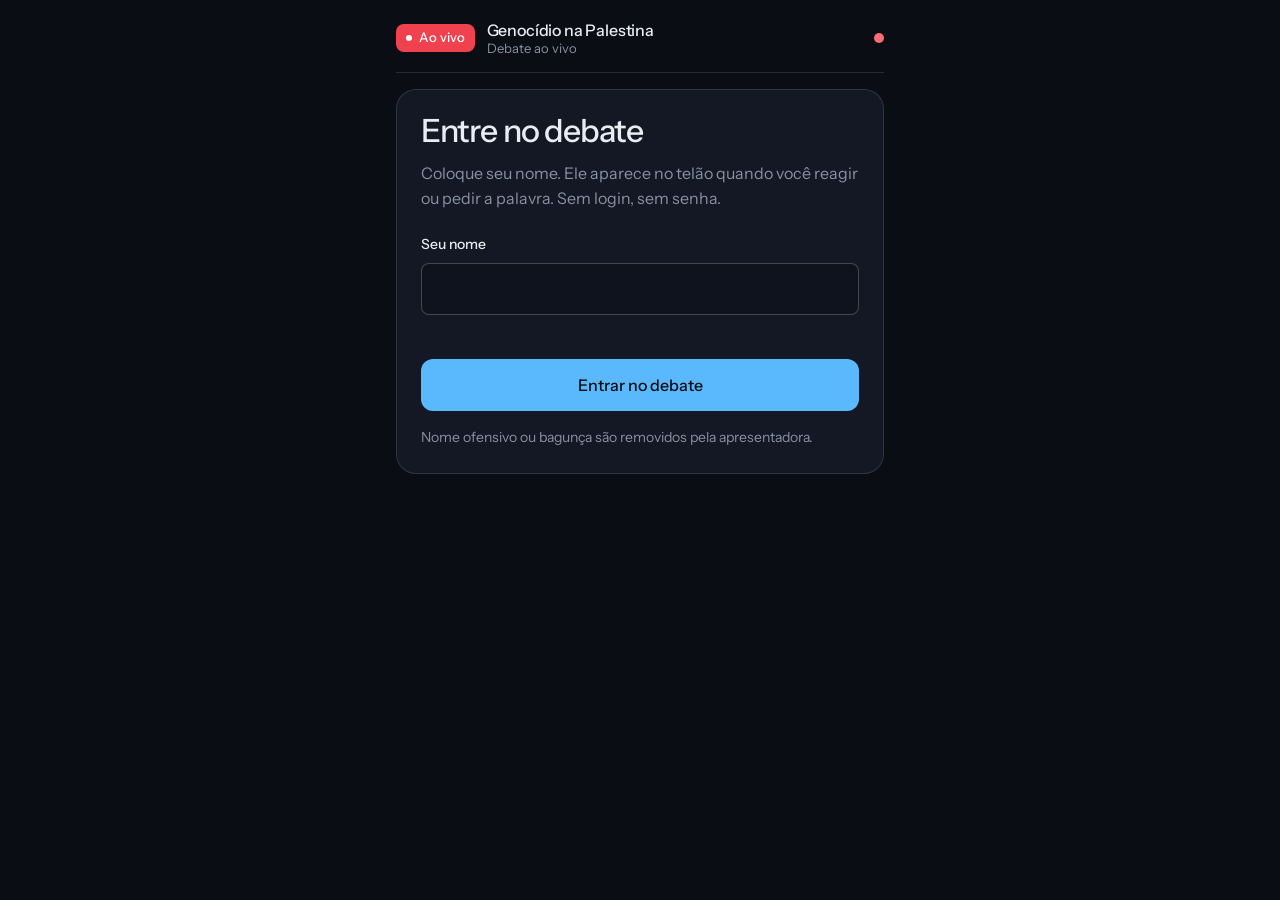
<file: index.html>
<!DOCTYPE html>
<html lang="pt-BR">
<head>
<meta charset="utf-8">
<meta name="viewport" content="width=device-width, initial-scale=1, maximum-scale=1, viewport-fit=cover">
<meta name="theme-color" content="#0b1020">
<title>Participe · Debate Palestina</title>
<link rel="stylesheet" href="css/base.css">
<style>
  body { min-height: 100dvh; padding: env(safe-area-inset-top) 0 env(safe-area-inset-bottom); }
  .app { max-width: 520px; margin: 0 auto; padding: 16px 16px 48px; }
  header { display: flex; align-items: center; gap: 12px; padding: 4px 0 16px; margin-bottom: 16px; border-bottom: 1px solid var(--line); }
  header .live-badge { font-size: 13px; }
  header .t { font-family: var(--head); font-weight: 500; font-size: 16px; flex: 1; line-height: 1.25; letter-spacing: -.01em; }
  header .t small { display: block; color: var(--muted); font-family: var(--body); font-weight: 400; font-size: 13px; letter-spacing: 0; }

  .box { background: var(--panel); border: 1px solid var(--line); border-radius: var(--r-lg); padding: 24px; margin-bottom: 12px; }
  h1 { font-size: 32px; line-height: 1.08; margin: 0 0 12px; }
  .muted { color: var(--muted); font-size: 16px; line-height: 1.55; margin: 0; }
  .muted.small { font-size: 14px; }

  label.field { display: block; font-size: 14px; font-weight: 500; margin: 24px 0 8px; }
  #join input { width: 100%; height: 52px; padding: 0 16px; font-size: 18px; border-radius: var(--r-sm); border: 1px solid var(--line-strong); background: var(--bg2); color: var(--text); }
  #join input:focus { outline: none; border-color: var(--action); box-shadow: 0 0 0 3px rgba(90,185,252,.25); transition: box-shadow 140ms var(--ease); }
  .btn { width: 100%; height: 52px; border-radius: var(--r-btn); font-weight: 500; font-size: 16px; background: var(--action); color: var(--action-ink); margin-top: 16px; }
  @media (hover: hover) and (pointer: fine) { .btn:hover { background: #4ea4e0; } }
  .err { color: var(--red); font-size: 14px; min-height: 1.4em; margin-top: 8px; }

  .me { display: flex; align-items: center; justify-content: space-between; font-size: 14px; color: var(--muted); margin-bottom: 12px; min-height: 44px; }
  .me b { color: var(--text); font-size: 16px; font-weight: 500; }
  .linkbtn { background: none; color: var(--action); font-size: 14px; text-decoration: underline; text-underline-offset: 3px; min-height: 44px; padding: 0 4px; }

  .label { font-size: 13px; font-weight: 500; color: var(--muted); }
  .now-title { font-family: var(--head); font-size: 20px; font-weight: 500; margin-top: 6px; line-height: 1.25; letter-spacing: -.01em; }

  .reacts { display: grid; grid-template-columns: repeat(5, 1fr); gap: 8px; margin-top: 16px; }
  .reacts button { background: var(--bg2); border: 1px solid var(--line); border-radius: var(--r-md); min-height: 72px; padding: 10px 2px 8px; position: relative; overflow: hidden; }
  @media (hover: hover) and (pointer: fine) { .reacts button:hover { border-color: var(--line-strong); } }
  .reacts button .e { font-size: 30px; display: block; line-height: 1.15; }
  .reacts button .l { font-size: 13px; color: var(--muted); font-weight: 500; display: block; margin-top: 2px; }
  .reacts button.sent { border-color: var(--action); }
  .reacts button .cd { position: absolute; left: 0; bottom: 0; height: 3px; background: var(--action); width: 0; }
  .reacts.off { opacity: .4; pointer-events: none; }
  @media (max-width: 460px) { .reacts button .l { position: absolute; width: 1px; height: 1px; overflow: hidden; clip: rect(0 0 0 0); } .reacts button { min-height: 64px; } .reacts button .e { font-size: 32px; } }

  .hand { width: 100%; min-height: 56px; border-radius: var(--r-btn); padding: 0 16px; font-size: 17px; font-weight: 500; background: var(--action); color: var(--action-ink); display: flex; align-items: center; justify-content: center; gap: 10px; }
  .hand.waiting { background: transparent; color: var(--text); border: 1px solid var(--action); }
  .hand:disabled { opacity: .4; }
  .turn { text-align: center; background: var(--live); color: #fff; border-radius: var(--r-md); padding: 20px 16px; font-family: var(--head); font-weight: 500; font-size: 24px; letter-spacing: -.01em; margin-bottom: 4px; }
  .qpos { text-align: center; color: var(--muted); font-size: 14px; margin-top: 12px; }
  .qpos:empty { display: none; }

  .poll h3 { margin: 12px 0 16px; font-size: 21px; line-height: 1.25; letter-spacing: -.01em; }
  .opt { width: 100%; min-height: 56px; text-align: left; padding: 0 16px; border-radius: var(--r-sm); background: var(--bg2); border: 1px solid var(--line-strong); font-size: 16px; font-weight: 500; margin-bottom: 8px; position: relative; overflow: hidden; display: flex; align-items: center; justify-content: space-between; gap: 12px; }
  @media (hover: hover) and (pointer: fine) { .opt:not(:disabled):hover { border-color: var(--action); } }
  .opt.sel { border-color: var(--action); box-shadow: inset 0 0 0 1px var(--action); }
  .opt .f { position: absolute; inset: 0 auto 0 0; background: rgba(90,185,252,.16); }
  .opt span { position: relative; }
  .opt .check { color: var(--action); margin-right: 6px; }
  .opt .p { font-family: var(--font-mono); font-size: 15px; }
  .poll .live-badge { font-size: 13px; }

  .banned { text-align: center; padding: 32px 24px; }
  .toast { position: fixed; left: 50%; bottom: calc(24px + env(safe-area-inset-bottom)); transform: translateX(-50%) translateY(8px); background: var(--text); color: var(--bg); padding: 12px 18px; border-radius: var(--r-sm); font-weight: 500; font-size: 14px; opacity: 0; transition: opacity 200ms var(--ease), transform 200ms var(--ease); pointer-events: none; }
  .toast.on { opacity: 1; transform: translateX(-50%) translateY(0); }
  .conn { display: flex; align-items: center; gap: 6px; font-size: 13px; color: var(--muted); }
  [hidden] { display: none !important; }
  @media (prefers-reduced-motion: reduce) { .toast { transform: translateX(-50%); } }
</style>
</head>
<body>
<div class="app">
  <header>
    <span class="live-badge">Ao vivo</span>
    <div class="t">Genocídio na Palestina<small>Debate ao vivo</small></div>
    <div class="conn"><span class="dot" id="conn" role="img" aria-label="Conexão"></span></div>
  </header>

  <!-- Entrar -->
  <section id="join" class="box" hidden>
    <h1>Entre no debate</h1>
    <p class="muted">Coloque seu nome. Ele aparece no telão quando você reagir ou pedir a palavra. Sem login, sem senha.</p>
    <form id="joinForm" autocomplete="off">
      <label class="field" for="name">Seu nome</label>
      <input id="name" maxlength="22" autocomplete="given-name" autocapitalize="words" enterkeyhint="go" aria-describedby="joinErr">
      <div class="err" id="joinErr" role="alert"></div>
      <button class="btn" type="submit">Entrar no debate</button>
    </form>
    <p class="muted small" style="margin-top:16px">Nome ofensivo ou bagunça são removidos pela apresentadora.</p>
  </section>

  <!-- Principal -->
  <section id="main" hidden>
    <div class="me"><span>Você é <b id="myName"></b></span><button id="rename" class="linkbtn" type="button">Trocar nome</button></div>

    <div class="box" id="nowBox">
      <div class="label">No telão agora</div>
      <div class="now-title" id="nowTitle">Aguardando a apresentação…</div>
    </div>

    <div class="box poll" id="pollBox" hidden></div>

    <div class="box" id="handBox">
      <div id="turn" class="turn" hidden role="status">É a sua vez. Pode falar!</div>
      <button class="hand" id="hand" type="button">Pedir a palavra</button>
      <div class="qpos" id="qpos"></div>
    </div>

    <div class="box">
      <div class="label">Reaja ao que está sendo dito</div>
      <div class="reacts" id="reacts"></div>
      <div class="qpos" id="reactNote"></div>
    </div>
  </section>

  <section id="banned" class="box banned" hidden>
    <h1>Participação pausada</h1>
    <p class="muted">A apresentadora removeu você da participação. Você ainda pode acompanhar pelo telão.</p>
  </section>
</div>
<div class="toast" id="toast"></div>

<script src="js/mqtt.min.js"></script>
<script src="js/core.js"></script>
<script src="js/slides.js"></script>
<script>
(function () {
  const { T, UID, store, esc, REACTIONS, nameProblem, cleanName, peek } = DP;
  const bus = DP.createBus('aluno');
  const $ = id => document.getElementById(id);

  let name = store.get('name', '');
  let state = Object.assign({}, DP.DEFAULT_STATE);
  let queue = { items: [] };
  let myVotes = store.get('votes', {});
  let raised = false;

  bus.onStatus(n => { $('conn').className = 'dot ' + (n ? 'on' : 'off'); });

  function toast(t) { const el = $('toast'); el.textContent = t; el.classList.add('on'); clearTimeout(toast.t); toast.t = setTimeout(() => el.classList.remove('on'), 1600); }

  function show() {
    const banned = (state.banned || []).includes(UID);
    $('banned').hidden = !banned;
    $('join').hidden = banned || !!name;
    $('main').hidden = banned || !name;
    if (name) $('myName').textContent = name;
  }

  /* ---- entrar ---- */
  $('name').value = name;
  $('joinForm').onsubmit = e => {
    e.preventDefault();
    const n = cleanName($('name').value);
    const p = nameProblem(n);
    if (p) { $('joinErr').textContent = p; $('name').setAttribute('aria-invalid', 'true'); $('name').focus(); return; }
    $('name').removeAttribute('aria-invalid');
    name = n; store.set('name', name);
    hello(); show(); render();
  };
  $('rename').onclick = () => {
    if (raised) lower();
    name = ''; store.del('name'); show(); $('name').focus();
  };

  function hello() { if (name) bus.send(T.hello, { uid: UID, name }); }
  setInterval(hello, 20000);
  bus.onStatus(n => { if (n) hello(); });

  /* ---- estado vindo da apresentadora ---- */
  bus.on(T.state, msg => {
    const s = peek(msg); if (!s) return;
    if ((s.v || 0) < (state.v || 0)) return;
    state = Object.assign({}, DP.DEFAULT_STATE, s);
    show(); render();
  });
  bus.on(T.queue, msg => {
    const q = peek(msg); if (!q) return;
    queue = q;
    raised = (q.items || []).some(i => i.uid === UID) || (raised && Date.now() - (raised.t || 0) < 4000);
    renderHand();
  });

  /* ---- reações ---- */
  const COOLDOWN = 2500;
  let lastReact = 0;
  $('reacts').innerHTML = REACTIONS.map(r =>
    `<button type="button" data-k="${r.k}" aria-label="${r.label}"><span class="e" aria-hidden="true">${r.e}</span><span class="l" aria-hidden="true">${r.label.replace('...', '')}</span><i class="cd"></i></button>`).join('');
  $('reacts').addEventListener('click', e => {
    const b = e.target.closest('button'); if (!b) return;
    const now = Date.now();
    if (now - lastReact < COOLDOWN) { toast('Espere um pouquinho para reagir de novo'); return; }
    if (!bus.online) { toast('Sem conexão… tentando de novo'); return; }
    lastReact = now;
    bus.send(T.react, { uid: UID, name, k: b.dataset.k });
    if (navigator.vibrate) navigator.vibrate(18);
    document.querySelectorAll('.reacts button.sent').forEach(x => x.classList.remove('sent')); b.classList.add('sent'); setTimeout(() => b.classList.remove('sent'), COOLDOWN);
    document.querySelectorAll('.reacts .cd').forEach(cd => {
      cd.style.transition = 'none'; cd.style.width = '100%';
      requestAnimationFrame(() => { cd.style.transition = `width ${COOLDOWN}ms linear`; cd.style.width = '0'; });
    });
  });

  /* ---- pedir a palavra ---- */
  $('hand').onclick = () => {
    if (!bus.online) { toast('Sem conexão… tentando de novo'); return; }
    if (raised) lower(); else raise();
  };
  function raise() { raised = { t: Date.now() }; bus.send(T.hand, { uid: UID, name, action: 'raise' }); toast('Pedido enviado'); renderHand(); }
  function lower() { raised = false; bus.send(T.hand, { uid: UID, name, action: 'lower' }); renderHand(); }

  function renderHand() {
    const items = queue.items || [];
    const pos = items.findIndex(i => i.uid === UID);
    const speaking = state.speaker && state.speaker.uid === UID;
    const drawn = !speaking && state.draw && state.draw.show && (state.draw.picks || []).some(p => p.uid === UID);
    $('turn').hidden = !(speaking || drawn);
    $('turn').textContent = speaking ? 'É a sua vez. Pode falar!' : 'Você foi sorteado! Daqui a pouco é a sua vez de defender o seu voto.';
    if (drawn && navigator.vibrate && renderHand.lastDraw !== state.draw.id) navigator.vibrate([200, 100, 200]);
    renderHand.lastDraw = drawn ? state.draw.id : null;
    const b = $('hand');
    b.hidden = speaking;
    b.disabled = !state.hands && !raised;
    if (raised) {
      b.className = 'hand waiting';
      b.textContent = 'Na fila. Toque para desistir';
      $('qpos').textContent = pos >= 0 ? (pos === 0 ? 'Você é o próximo!' : `Sua posição na fila: ${pos + 1}º`) : 'Enviando…';
    } else {
      b.className = 'hand';
      b.textContent = state.hands ? 'Pedir a palavra' : 'Fila fechada no momento';
      $('qpos').textContent = items.length ? `${items.length} pessoa${items.length > 1 ? 's' : ''} na fila` : '';
    }
    if (speaking) $('qpos').textContent = 'Fale alto e claro. Todo mundo está te ouvindo!';
  }

  /* ---- votação ---- */
  function renderPoll() {
    const p = state.poll;
    const box = $('pollBox');
    if (!p || (!p.open && !p.show)) {
      // Sem votação aberta: avisa que ela vai aparecer aqui, pra ninguém achar que não tem
      const sl = SLIDES[state.slide];
      box.hidden = false;
      box.innerHTML = sl && sl.poll
        ? `<span class="label">Votação</span><h3>${esc(sl.poll.q)}</h3><div class="qpos" style="text-align:left">A votação abre em instantes. Fica de olho!</div>`
        : `<span class="label">Votação</span><div class="qpos" style="text-align:left;margin-top:8px">Quando a Evilayne fizer uma pergunta, a votação aparece aqui. Quem votar pode ser sorteado pra defender o voto.</div>`;
      return;
    }
    box.hidden = false;
    const mine = myVotes[p.id];
    const total = p.total || 0;
    box.innerHTML = `
      ${p.open ? '<span class="live-badge">Votação aberta</span>' : '<span class="label">Resultado</span>'}
      <h3>${esc(p.q)}</h3>
      ${p.options.map((o, i) => {
        const pct = total ? Math.round(((p.counts || [])[i] || 0) * 100 / total) : 0;
        return `<button class="opt ${mine === i ? 'sel' : ''}" data-i="${i}" ${p.open ? '' : 'disabled'}>
          ${p.show ? `<i class="f" style="width:${pct}%"></i>` : ''}
          <span>${mine === i ? '<span class="check" aria-hidden="true">✓</span>' : ''}${esc(o)}</span>${p.show ? `<span class="p">${pct}%</span>` : ''}</button>`;
      }).join('')}
      <div class="qpos">${p.open ? (mine != null ? 'Voto registrado. Pode trocar até a votação fechar.' : 'Toque numa opção para votar.') : `${total} voto${total === 1 ? '' : 's'}`}</div>`;
  }
  $('pollBox').addEventListener('click', e => {
    const b = e.target.closest('.opt'); if (!b || !state.poll || !state.poll.open) return;
    const i = +b.dataset.i;
    myVotes[state.poll.id] = i; store.set('votes', myVotes);
    bus.send(T.vote, { uid: UID, name, pollId: state.poll.id, opt: i });
    if (navigator.vibrate) navigator.vibrate(18);
    renderPoll();
  });

  function render() {
    const sl = SLIDES[state.slide];
    $('nowTitle').textContent = sl ? sl.title : '';
    $('reacts').classList.toggle('off', !state.reactions);
    $('reactNote').textContent = state.reactions ? '' : 'Reações pausadas pela apresentadora.';
    renderPoll(); renderHand();
  }

  show(); render();
})();
</script>
</body>
</html>
</file>
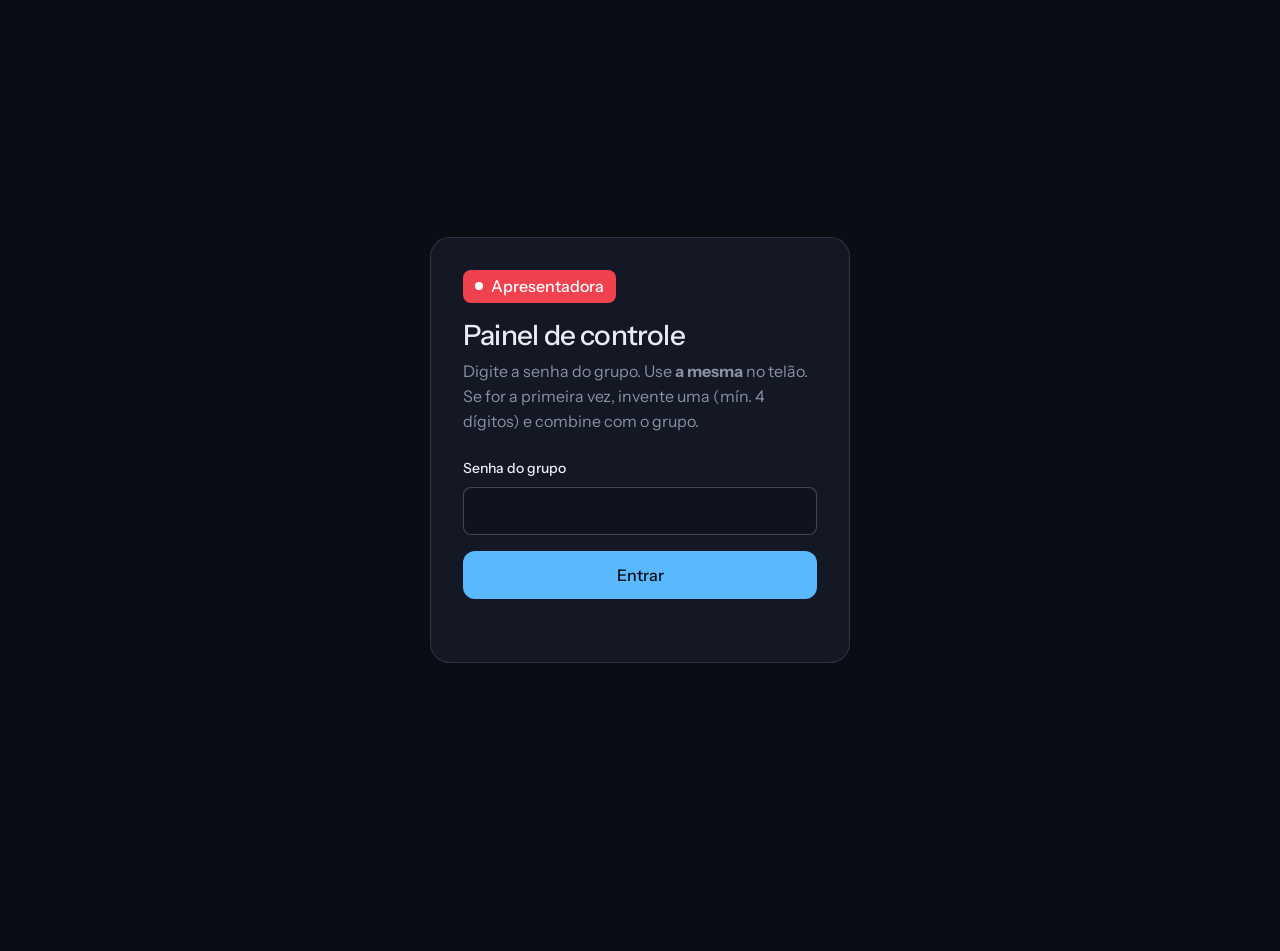
<file: apresentadora.html>
<!DOCTYPE html>
<html lang="pt-BR">
<head>
<meta charset="utf-8">
<meta name="viewport" content="width=device-width, initial-scale=1, viewport-fit=cover">
<meta name="theme-color" content="#0b1020">
<title>Painel da Apresentadora · Debate Palestina</title>
<link rel="stylesheet" href="css/base.css">
<style>
  body { min-height: 100dvh; }
  .wrap { max-width: 1280px; margin: 0 auto; padding: 16px 16px 64px; }
  header { display: flex; align-items: center; gap: 12px; flex-wrap: wrap; padding-bottom: 16px; margin-bottom: 16px; border-bottom: 1px solid var(--line); }
  header h1 { font-size: 22px; margin: 0; flex: 1; min-width: 200px; }
  .pill { display: inline-flex; align-items: center; gap: 8px; background: var(--panel); border: 1px solid var(--line); height: 40px; padding: 0 14px; border-radius: var(--r-sm); font-weight: 500; font-size: 14px; }
  .grid { display: grid; grid-template-columns: 1.25fr 1fr; gap: 16px; }
  @media (max-width: 900px) { .grid { grid-template-columns: 1fr; } }
  .box { background: var(--panel); border: 1px solid var(--line); border-radius: var(--r-lg); padding: 24px; margin-bottom: 16px; }
  .box h2 { margin: 0 0 16px; font-family: var(--body); font-size: 14px; font-weight: 500; letter-spacing: 0; color: var(--muted); display: flex; justify-content: space-between; align-items: center; gap: 12px; }
  .btn { min-height: 44px; padding: 0 18px; border-radius: var(--r-btn); font-weight: 500; font-size: 15px; background: transparent; color: var(--text); border: 1px solid var(--line-strong); }
  @media (hover: hover) and (pointer: fine) { .btn:not(:disabled):hover { background: rgba(233,237,243,.06); border-color: rgba(233,237,243,.4); } }
  .btn.y, .btn.b, .btn.g { background: var(--action); color: var(--action-ink); border-color: var(--action); }
  @media (hover: hover) and (pointer: fine) { .btn.y:not(:disabled):hover, .btn.b:not(:disabled):hover, .btn.g:not(:disabled):hover { background: #4ea4e0; border-color: #4ea4e0; } }
  .btn.r { background: var(--live); color: #fff; border-color: var(--live); }
  .btn.sm { padding: 0 12px; font-size: 14px; }
  .btn:disabled { opacity: .35; }
  .row { display: flex; gap: 8px; flex-wrap: wrap; align-items: center; }

  .nav { display: grid; grid-template-columns: 64px 1fr 64px; gap: 8px; align-items: stretch; }
  .nav .btn { font-size: 22px; padding: 0; min-height: 88px; }
  .cur { background: var(--bg2); border: 1px solid var(--line); border-radius: var(--r-md); padding: 16px; }
  .cur .k { color: var(--action); font-size: 13px; font-weight: 500; }
  .cur .ti { font-family: var(--head); font-weight: 500; font-size: 21px; margin: 4px 0; line-height: 1.25; letter-spacing: -.01em; }
  .cur .sp { color: var(--muted); font-size: 14px; }
  .notes { margin-top: 12px; background: var(--bg2); border-left: 3px solid var(--action); padding: 14px 16px; border-radius: 0 var(--r-sm) var(--r-sm) 0; font-size: 16px; line-height: 1.55; }
  .notes b { font-weight: 600; }
  .notes summary { min-height: 28px; }
  .nextup { margin-top: 12px; color: var(--muted); font-size: 14px; }
  .qrbtn { width: 100%; margin-top: 12px; min-height: 48px; }
  .qrbtn.on { background: var(--text); color: var(--bg); border-color: var(--text); }

  .pbar { position: relative; background: var(--bg2); border-radius: var(--r-sm); height: 44px; margin-bottom: 8px; overflow: hidden; border: 1px solid var(--line); }
  .pbar i { position: absolute; inset: 0 auto 0 0; background: rgba(90,185,252,.3); }
  .pbar span { position: absolute; left: 14px; top: 0; bottom: 0; display: flex; align-items: center; font-weight: 500; font-size: 15px; }
  .pbar em { position: absolute; right: 14px; top: 0; bottom: 0; display: flex; align-items: center; font-style: normal; font-family: var(--font-mono); font-size: 14px; }
  .status { font-size: 14px; color: var(--muted); margin: 8px 0 12px; }

  .speaker { background: var(--live); color: #fff; border-radius: var(--r-md); padding: 12px 12px 12px 16px; display: flex; align-items: center; gap: 8px; margin-bottom: 16px; flex-wrap: wrap; }
  .speaker .n { font-family: var(--head); font-weight: 500; font-size: 22px; flex: 1; letter-spacing: -.01em; }
  .speaker .t { font-family: var(--font-mono); font-size: 24px; min-width: 64px; text-align: right; margin-right: 4px; }
  .speaker .btn { background: rgba(0,0,0,.22); border-color: transparent; color: #fff; }

  .q { list-style: none; margin: 0; padding: 0; }
  .q li { display: flex; align-items: center; gap: 8px; padding: 10px 0; border-bottom: 1px solid var(--line); flex-wrap: wrap; }
  .q li .nm { min-width: 140px; }
  .q li .nm { flex: 1; font-weight: 500; font-size: 17px; }
  .q li .nm small { color: var(--muted); font-weight: 400; font-size: 13px; margin-left: 6px; font-family: var(--font-mono); }
  .empty { color: var(--muted); font-size: 14px; padding: 8px 0; }
  select { background: var(--bg2); color: var(--text); border: 1px solid var(--line-strong); border-radius: var(--r-sm); height: 44px; padding: 0 10px; font: inherit; }
  label.inl { color: var(--muted); font-size: 14px; }

  .toggle { display: flex; align-items: center; justify-content: space-between; min-height: 52px; border-bottom: 1px solid var(--line); font-weight: 500; }
  .sw { width: 52px; height: 30px; border-radius: 99px; background: #343c4f; position: relative; transition: background-color 180ms var(--ease); }
  .sw::after { content: ''; position: absolute; left: 3px; top: 3px; width: 24px; height: 24px; border-radius: 50%; background: #fff; transition: transform 180ms var(--ease); }
  .sw.on { background: var(--action); }
  .sw.on::after { transform: translateX(22px); }
  .sw:hover, .sw:active { transform: none !important; }

  .feed { max-height: 300px; overflow: auto; }
  .feed div { display: flex; align-items: center; gap: 8px; padding: 4px 0; border-bottom: 1px solid var(--line); font-size: 15px; }
  .feed div span { flex: 1; }
  .slidelist { display: grid; gap: 4px; max-height: 360px; overflow: auto; }
  .slidelist button { text-align: left; background: var(--bg2); border-radius: var(--r-sm); min-height: 44px; padding: 8px 12px; font-size: 14px; border: 1px solid transparent; }
  .slidelist button:hover { transform: none; border-color: var(--line-strong); }
  .slidelist button.on { border-color: var(--action); }
  .slidelist button small { color: var(--muted); }
  .links a { color: var(--action); word-break: break-all; text-underline-offset: 3px; }
  .links div { margin: 8px 0; font-size: 14px; }
  .links .lbl { color: var(--muted); display: block; font-size: 13px; }
  .members { display: flex; flex-wrap: wrap; gap: 8px; }
  .voters { display: flex; flex-wrap: wrap; gap: 6px; margin: 0 0 12px; }
  .draw { margin-top: 16px; padding-top: 16px; border-top: 1px solid var(--line); }
  .draw h3 { margin: 0 0 10px; font-family: var(--body); font-size: 14px; font-weight: 500; color: var(--muted); }
  .pick { display: flex; align-items: center; gap: 8px; flex-wrap: wrap; background: var(--bg2); border: 1px solid var(--line); border-radius: var(--r-md); padding: 10px 12px; margin-bottom: 8px; }
  .pick .side { color: var(--muted); font-size: 13px; flex-basis: 100%; }
  .pick .who { flex: 1; font-family: var(--head); font-weight: 500; font-size: 20px; min-width: 120px; }
  .pick .who.none { font-family: var(--body); font-size: 15px; color: var(--muted); font-weight: 400; }
  .vchip { background: var(--bg2); border: 1px solid var(--line-strong); border-radius: var(--r-sm); min-height: 36px; padding: 0 12px; font-size: 14px; font-weight: 500; }
  @media (hover: hover) and (pointer: fine) { .vchip:hover { border-color: var(--action); } }
  /* celular: barra fixa com os botões de passar slide */
  .mobnav { display: none; }
  @media (max-width: 700px) {
    .wrap { padding-bottom: 104px; }
    .mobnav { display: grid; grid-template-columns: 64px 1fr 64px; gap: 8px; align-items: center; position: fixed; left: 0; right: 0; bottom: 0; z-index: 20; padding: 10px 12px calc(10px + env(safe-area-inset-bottom)); background: var(--bg); border-top: 1px solid var(--line); }
    .mobnav .btn { min-height: 52px; font-size: 22px; padding: 0; }
    .mobnav .mt { font-size: 14px; line-height: 1.3; overflow: hidden; display: -webkit-box; -webkit-line-clamp: 2; -webkit-box-orient: vertical; }
    .mobnav .mt b { font-family: var(--font-mono); font-weight: 500; color: var(--action); margin-right: 4px; }
    .speaker .n { flex-basis: 100%; }
  }
</style>
</head>
<body>

<div class="gate" id="gate">
  <form id="gateForm" autocomplete="off">
    <span class="live-badge">Apresentadora</span>
    <h1>Painel de controle</h1>
    <p>Digite a senha do grupo. Use <b>a mesma</b> no telão. Se for a primeira vez, invente uma (mín. 4 dígitos) e combine com o grupo.</p>
    <label for="pin">Senha do grupo</label>
    <input id="pin" type="password" inputmode="numeric" required>
    <button type="submit">Entrar</button>
    <div class="err" id="gateErr"></div>
  </form>
</div>

<div class="wrap">
  <header>
    <span class="live-badge">Ao vivo</span>
    <h1>Painel da Evilayne</h1>
    <span class="pill"><span class="num" id="people">0</span>&nbsp;na sala</span>
    <span class="pill"><span class="dot" id="conn"></span> <span id="connTxt">conectando</span></span>
  </header>

  <div class="grid">
    <div>
      <div class="box">
        <h2>Slide <span id="slideNum"></span></h2>
        <div class="nav">
          <button class="btn" id="prev" type="button" aria-label="Slide anterior">&larr;</button>
          <div class="cur"><div class="k" id="curK"></div><div class="ti" id="curT"></div><div class="sp" id="curS"></div></div>
          <button class="btn y" id="next" type="button" aria-label="Próximo slide">&rarr;</button>
        </div>
        <div class="notes" id="notes"></div>
        <details id="argsBox" open class="notes" style="border-left-color:var(--blue);background:rgba(77,163,255,.08)" hidden><summary style="cursor:pointer;font-weight: 500">Perguntas pra esquentar o debate</summary><div id="argsBody"></div></details>
        <div class="nextup" id="nextup"></div>
        <button class="btn qrbtn" id="qrBtn" type="button" aria-pressed="false">Mostrar QR Code no telão</button>
      </div>

      <div class="box" id="pollBox" hidden>
        <h2>Votação desta pergunta <span id="pollCount"></span></h2>
        <div id="pollQ" style="font-weight: 500;margin-bottom:8px"></div>
        <div id="pollBars"></div>
        <div class="status" id="pollStatus"></div>
        <div class="row" id="pollBtns"></div>
        <div id="drawArea"></div>
      </div>

      <div class="box">
        <h2>Com a palavra</h2>
        <div id="speakerArea"></div>
        <div class="row" style="margin-bottom:10px">
          <label class="inl" for="dur">Tempo de fala</label>
          <select id="dur">
            <option value="30">30 s</option>
            <option value="60" selected>1 min</option>
            <option value="90">1 min 30</option>
            <option value="120">2 min</option>
            <option value="0">Sem limite</option>
          </select>
        </div>
        <h2>Fila para falar <span class="num" id="qcount">0</span></h2>
        <ul class="q" id="queue"></ul>
        <h2 style="margin-top:16px">Dar a palavra a alguém do grupo</h2>
        <div class="members" id="members"></div>
      </div>
    </div>

    <div>
      <div class="box">
        <h2>Controles</h2>
        <div class="toggle">Reações no telão <button class="sw" id="swReact" type="button"></button></div>
        <div class="toggle">Fila para falar aberta <button class="sw" id="swHands" type="button"></button></div>
        <div class="row" style="margin-top:12px">
          <button class="btn sm" id="clearQueue" type="button">Limpar fila</button>
          <button class="btn sm" id="resetAll" type="button">Zerar tudo (novo ensaio)</button>
        </div>
      </div>

      <div class="box">
        <h2>Reações chegando <span style="text-transform:none;letter-spacing:0">toque em Remover para tirar a pessoa</span></h2>
        <div class="feed" id="feed"><div class="empty">Nenhuma reação ainda.</div></div>
        <div id="bannedBox"></div>
      </div>

      <div class="box">
        <h2>Ir para o slide</h2>
        <div class="slidelist" id="slidelist"></div>
      </div>

      <div class="box links">
        <h2>Links</h2>
        <div><span class="lbl">Telão</span><a id="lTelao" target="_blank"></a></div>
        <div><span class="lbl">Alunos</span><a id="lAluno" target="_blank"></a></div>
        <div><span class="lbl">Falas do grupo</span><a id="lOrador" target="_blank"></a></div>
        <div><span class="lbl">Só slides, sem celular (plano B)</span><a id="lSlides" target="_blank"></a></div>
      </div>
    </div>
  </div>
</div>

<nav class="mobnav" aria-label="Passar slides">
  <button class="btn" id="mprev" type="button" aria-label="Slide anterior">&larr;</button>
  <div class="mt" id="mtitle"></div>
  <button class="btn y" id="mnext" type="button" aria-label="Próximo slide">&rarr;</button>
</nav>

<script src="js/mqtt.min.js"></script>
<script src="js/core.js"></script>
<script src="js/slides.js"></script>
<script>
(async function () {
  const { T, esc, REACT_MAP, store, DEFAULT_STATE, rid } = DP;
  const $ = id => document.getElementById(id);
  const GROUP = ['Davy', 'Eduardo', 'Gustavo', 'Kaiky', 'Guilherme', 'Evilayne'];

  const aluno = DP.studentURL();
  const telao = new URL('telao', aluno); new URL(location.href).searchParams.forEach((v, k) => telao.searchParams.set(k, v));
  $('lAluno').href = $('lAluno').textContent = aluno;
  $('lTelao').href = $('lTelao').textContent = telao.toString();
  const orador = new URL('orador', aluno); new URL(location.href).searchParams.forEach((v, k) => orador.searchParams.set(k, v));
  $('lOrador').href = $('lOrador').textContent = orador.toString();
  const slides = new URL('apresentacao', aluno);
  $('lSlides').href = $('lSlides').textContent = slides.toString();

  /* ---- senha ---- */
  const pin = await new Promise(resolve => {
    const saved = store.get('pin_apr');
    if (saved) { $('gate').remove(); return resolve(saved); }
    $('gateForm').onsubmit = e => {
      e.preventDefault();
      const v = $('pin').value.trim();
      if (v.length < 4) { $('gateErr').textContent = 'Mínimo 4 dígitos.'; return; }
      store.set('pin_apr', v); $('gate').remove(); resolve(v);
    };
  });
  const signer = await DP.makeSigner(pin);
  const bus = DP.createBus('apr');

  let state = Object.assign({}, DEFAULT_STATE, store.get('apr_state', {}));
  let queue = store.get('apr_queue', { items: [] });
  let polls = store.get('apr_polls', {});   // slideId -> {id, votes:{uid:opt}}
  let gotRemote = false;

  bus.onStatus(n => {
    $('conn').className = 'dot ' + (n ? 'on' : 'off');
    $('connTxt').textContent = n ? 'conectado' : 'sem conexão';
  });

  bus.on(T.state, async msg => {
    const s = await signer.unwrap(msg);
    if (!s) return;
    gotRemote = true;
    if ((s.v || 0) <= (state.v || 0)) return;
    state = Object.assign({}, DEFAULT_STATE, s);
    store.set('apr_state', state);
    render();
  });

  let pubTimer = null;
  function publish(now) {
    store.set('apr_state', state);
    store.set('apr_polls', polls);
    render();
    clearTimeout(pubTimer);
    const go = async () => {
      state.v = Math.max(Date.now(), (state.v || 0) + 1);
      store.set('apr_state', state);
      bus.send(T.state, await signer.wrap(state), true);
    };
    if (now) go(); else pubTimer = setTimeout(go, 500);
  }
  async function publishQueue() {
    store.set('apr_queue', queue);
    queue.v = Date.now();
    bus.send(T.queue, await signer.wrap(queue), true);
    renderQueue();
  }

  // Na primeira conexão, se ninguém publicou estado, publica o nosso.
  setTimeout(() => { if (!gotRemote) { publish(true); publishQueue(); } }, 2500);
  setInterval(() => { publish(true); publishQueue(); }, 45000); // reforço para quem entra depois

  /* ---- slides ---- */
  function setSlide(n) {
    n = Math.max(0, Math.min(SLIDES.length - 1, n));
    if (n !== state.slide) state.speaker = null; // trocou de slide: tira a tarja de quem estava falando
    state.slide = n;
    state.qr = false; // trocou de slide: o QR grande sai da frente
    if (state.draw && state.draw.slideId !== SLIDES[n].id) state.draw = null; // sorteio vale só pra sua pergunta
    if (state.poll && state.poll.slideId !== SLIDES[n].id && (state.poll.open || state.poll.show)) { state.poll.open = false; state.poll.show = false; }
    publish(true);
  }
  $('prev').onclick = () => setSlide(state.slide - 1);
  $('next').onclick = () => setSlide(state.slide + 1);
  $('mprev').onclick = () => setSlide(state.slide - 1);
  $('mnext').onclick = () => setSlide(state.slide + 1);
  addEventListener('keydown', e => {
    if (e.target.tagName === 'INPUT' || e.target.tagName === 'SELECT') return;
    if (e.key === 'ArrowRight' || e.key === 'PageDown') setSlide(state.slide + 1);
    if (e.key === 'ArrowLeft' || e.key === 'PageUp') setSlide(state.slide - 1);
  });

  /* ---- votação ---- */
  function tally(slideId) {
    const p = polls[slideId]; const sl = SLIDES.find(s => s.id === slideId);
    const counts = sl.poll.options.map(() => 0); let total = 0;
    if (p) for (const [uid, o] of Object.entries(p.votes)) {
      if ((state.banned || []).includes(uid)) continue;
      if (counts[o] != null) { counts[o]++; total++; }
    }
    return { counts, total };
  }
  function pollAction(act) {
    const sl = SLIDES[state.slide]; if (!sl.poll) return;
    if (act === 'open') {
      if (!polls[sl.id]) polls[sl.id] = { id: sl.id + '_' + rid(5), votes: {} };
      state.poll = Object.assign({ id: polls[sl.id].id, slideId: sl.id, q: sl.poll.q, options: sl.poll.options, open: true, show: false }, tally(sl.id));
    } else if (!state.poll || state.poll.slideId !== sl.id) return;
    if (act === 'close') state.poll.open = false;
    if (act === 'show') { state.poll.open = false; state.poll.show = true; polls[sl.id].revealed = true; }
    if (act === 'hide') state.poll.show = false;
    if (act === 'restart') { polls[sl.id] = { id: sl.id + '_' + rid(5), votes: {} }; return pollAction('open'); }
    updateCompare();
    publish(true);
  }
  function computeScore() { state.score = null; }
  // Votação final: compara com a primeira e conta quem mudou de ideia
  function changers(sl) {
    const a = (polls[sl.compareWith] || {}).votes || {}, b = (polls[sl.id] || {}).votes || {};
    return Object.keys(b).filter(u => a[u] != null && a[u] !== b[u] && !(state.banned || []).includes(u));
  }
  function updateCompare() {
    const sl = state.poll && SLIDES.find(s => s.id === state.poll.slideId);
    if (!sl || !sl.compareWith) return;
    const base = SLIDES.find(s => s.id === sl.compareWith);
    state.compare = Object.assign({ options: base.poll.options, changed: changers(sl).length }, tally(base.id));
  }
  /* ---- sorteio: 1 pessoa de cada lado entre quem votou ---- */
  const shuffle = a => { a = a.slice(); for (let i = a.length - 1; i > 0; i--) { const j = Math.floor(Math.random() * (i + 1)); [a[i], a[j]] = [a[j], a[i]]; } return a; };
  function pickFor(sl, opt, avoid) {
    const pv = polls[sl.id] || { votes: {}, names: {} };
    const all = Object.entries(pv.votes).filter(([u, v]) => v === opt && (pv.names || {})[u] && !(state.banned || []).includes(u)).map(([u]) => u);
    const used = new Set(store.get('apr_drawn', []));
    let cands = all.filter(u => !used.has(u) && !avoid.includes(u));
    if (!cands.length) cands = all.filter(u => !avoid.includes(u)); // todo mundo desse lado já falou: pode repetir
    const uid = cands.length ? cands[Math.floor(Math.random() * cands.length)] : null;
    if (uid) store.set('apr_drawn', [...used, uid]);
    return { opt, label: sl.poll.options[opt], uid, name: uid ? pv.names[uid] : null, pool: shuffle(all.map(u => pv.names[u])).slice(0, 14) };
  }
  function doDraw(only) {
    const sl = SLIDES[state.slide]; if (!sl.poll) return;
    const sides = sl.poll.sides || sl.poll.options.map((_, i) => i);
    const cur = state.draw && state.draw.slideId === sl.id ? state.draw.picks : [];
    const avoid = cur.map(p => p.uid).filter(Boolean);
    const picks = sides.map((opt, i) => (only == null || only === i) ? pickFor(sl, opt, avoid) : cur[i]);
    state.draw = { id: rid(6), slideId: sl.id, show: true, picks };
    publish(true);
  }
  bus.on(T.vote, msg => {
    const p = state.poll;
    if (!p || !p.open || msg.pollId !== p.id || !msg.uid) return;
    if (typeof msg.opt !== 'number' || msg.opt < 0 || msg.opt >= p.options.length) return;
    polls[p.slideId].votes[msg.uid] = msg.opt;
    if (msg.name && !DP.nameProblem(String(msg.name))) (polls[p.slideId].names ||= {})[msg.uid] = String(msg.name).slice(0, 22);
    Object.assign(state.poll, tally(p.slideId));
    updateCompare();
    publish(false);
  });

  /* ---- fila e orador ---- */
  bus.on(T.hand, msg => {
    if (!msg.uid || !msg.name) return;
    if ((state.banned || []).includes(msg.uid) || DP.nameProblem(msg.name)) return;
    const has = queue.items.findIndex(i => i.uid === msg.uid);
    if (msg.action === 'raise' && has < 0 && state.hands) queue.items.push({ uid: msg.uid, name: String(msg.name).slice(0, 22), t: Date.now() });
    else if (msg.action === 'lower' && has >= 0) queue.items.splice(has, 1);
    else return;
    publishQueue();
  });
  function giveFloor(uid, name) {
    const d = +$('dur').value;
    state.speaker = { uid, name, ends: d ? Date.now() + d * 1000 : 0 };
    if (state.draw) state.draw.show = false; // o telão sai do sorteio e mostra a tarja
    queue.items = queue.items.filter(i => i.uid !== uid);
    publish(true); publishQueue();
  }
  $('queue').addEventListener('click', e => {
    const b = e.target.closest('button'); if (!b) return;
    const it = queue.items.find(i => i.uid === b.dataset.uid); if (!it) return;
    if (b.dataset.a === 'give') giveFloor(it.uid, it.name);
    if (b.dataset.a === 'del') { queue.items = queue.items.filter(i => i !== it); publishQueue(); }
    if (b.dataset.a === 'ban' && confirmBan(b, it.name)) ban(it.uid, it.name);
  });
  $('members').innerHTML = GROUP.map(n => `<button class="btn sm" data-n="${esc(n)}" type="button">${esc(n)}</button>`).join('');
  $('members').onclick = e => { const b = e.target.closest('button'); if (b) giveFloor('grupo:' + b.dataset.n, b.dataset.n); };

  function renderSpeaker() {
    const sp = state.speaker;
    if (!sp) { $('speakerArea').innerHTML = '<div class="empty">Ninguém com a palavra.</div>'; return; }
    $('speakerArea').innerHTML = `<div class="speaker"><div class="n">${esc(sp.name)}</div><div class="t" id="spT"></div>
      <button class="btn sm" id="plus30" type="button">+30 s</button><button class="btn sm" id="endSp" type="button">Encerrar</button></div>`;
    $('endSp').onclick = () => { state.speaker = null; publish(true); };
    $('plus30').onclick = () => { const base = Math.max(Date.now(), sp.ends || Date.now()); state.speaker.ends = base + 30000; publish(true); };
  }
  setInterval(() => {
    const el = $('spT'); const sp = state.speaker; if (!el || !sp) return;
    if (!sp.ends) { el.textContent = '∞'; return; }
    const left = Math.max(0, Math.round((sp.ends - Date.now()) / 1000));
    el.textContent = Math.floor(left / 60) + ':' + String(left % 60).padStart(2, '0');
  }, 250);

  function renderQueue() {
    $('qcount').textContent = queue.items.length;
    $('queue').innerHTML = queue.items.length ? queue.items.map((it, i) => `
      <li><span class="nm">${i + 1}. ${esc(it.name)}<small>${Math.max(0, Math.round((Date.now() - it.t) / 1000))} s</small></span>
      <button class="btn sm g" data-a="give" data-uid="${esc(it.uid)}" type="button">Dar a palavra</button>
      <button class="btn sm" data-a="del" data-uid="${esc(it.uid)}" type="button" aria-label="Tirar da fila">Tirar</button>
      <button class="btn sm" data-a="ban" data-uid="${esc(it.uid)}" type="button">Remover</button></li>`).join('')
      : '<div class="empty">Ninguém pediu a palavra ainda.</div>';
  }
  setInterval(renderQueue, 5000);

  /* ---- moderação ---- */
  const names = {};
  function ban(uid, name) {
    if (!state.banned.includes(uid)) state.banned = [...state.banned, uid];
    names[uid] = name;
    store.set('apr_names', Object.assign(store.get('apr_names', {}), { [uid]: name }));
    queue.items = queue.items.filter(i => i.uid !== uid);
    if (state.speaker && state.speaker.uid === uid) state.speaker = null;
    if (state.poll) Object.assign(state.poll, tally(state.poll.slideId));
    computeScore();
    publish(true); publishQueue(); renderBanned();
  }
  function renderBanned() {
    const nm = store.get('apr_names', {});
    $('bannedBox').innerHTML = state.banned.length ? `<h2 style="margin-top:14px">Removidos</h2>` + state.banned.map(u =>
      `<div class="row" style="margin:6px 0"><span style="flex:1">${esc(nm[u] || u)}</span><button class="btn sm" data-u="${esc(u)}" type="button">Desfazer</button></div>`).join('') : '';
  }
  $('bannedBox').onclick = e => { const b = e.target.closest('button'); if (!b) return; state.banned = state.banned.filter(u => u !== b.dataset.u); publish(true); renderBanned(); };

  const feed = [];
  bus.on(T.react, msg => {
    const r = REACT_MAP[msg.k]; if (!r || !msg.uid) return;
    if ((state.banned || []).includes(msg.uid)) return;
    feed.unshift({ uid: msg.uid, name: String(msg.name || '').slice(0, 22), e: r.e });
    feed.length = Math.min(feed.length, 40);
    $('feed').innerHTML = feed.map((f, i) => `<div><span>${f.e} ${esc(f.name)}</span><button class="btn sm" data-i="${i}" type="button">Remover</button></div>`).join('');
  });
  $('feed').onclick = e => { const b = e.target.closest('button'); if (!b) return; const f = feed[+b.dataset.i]; if (f && confirmBan(b, f.name)) ban(f.uid, f.name); };
  function confirmBan(btn, name) {
    if (btn.dataset.sure) return true;
    btn.dataset.sure = 1; btn.textContent = 'Remover ' + name + '?'; btn.classList.add('r');
    setTimeout(() => { delete btn.dataset.sure; btn.textContent = 'Remover'; btn.classList.remove('r'); }, 3000);
    return false;
  }

  /* ---- interruptores ---- */
  $('swReact').onclick = () => { state.reactions = !state.reactions; publish(true); };
  $('swHands').onclick = () => { state.hands = !state.hands; publish(true); };
  $('qrBtn').onclick = () => { state.qr = !state.qr; publish(true); };
  $('clearQueue').onclick = () => { queue.items = []; publishQueue(); };
  $('resetAll').onclick = e => {
    const b = e.currentTarget;
    if (!b.dataset.sure) { b.dataset.sure = 1; b.textContent = 'Tem certeza? Toque de novo'; b.classList.add('r'); setTimeout(() => { delete b.dataset.sure; b.textContent = 'Zerar tudo (novo ensaio)'; b.classList.remove('r'); }, 3000); return; }
    polls = {}; queue = { items: [] }; store.del('apr_drawn');
    state = Object.assign({}, DEFAULT_STATE, { v: state.v, session: (state.session || 1) + 1, teams: state.teams });
    publish(true); publishQueue(); renderBanned();
    b.textContent = 'Zerado';
  };

  /* ---- pessoas ---- */
  const people = new Map();
  const seen = m => { if (m.uid) people.set(m.uid, Date.now()); };
  bus.on(T.hello, seen);
  setInterval(() => {
    const cut = Date.now() - 75000;
    for (const [k, t] of people) if (t < cut) people.delete(k);
    $('people').textContent = people.size;
  }, 2000);

  /* ---- render ---- */
  function render() {
    const sl = SLIDES[state.slide];
    $('slideNum').textContent = `${state.slide + 1} / ${SLIDES.length}`;
    $('curK').textContent = sl.kicker || '';
    $('curT').textContent = sl.title;
    $('curS').textContent = sl.speaker === 'Evilayne' ? 'Você conduz este slide' : sl.speaker ? 'Quem fala: ' + sl.speaker : '';
    $('notes').innerHTML = '<b>Como conduzir:</b> ' + esc(sl.notes || '');
    $('argsBox').hidden = !sl.followups;
    if (sl.followups) {
      $('argsBody').innerHTML = `<ul style="margin:10px 0 0;padding-left:18px">${sl.followups.map(x => `<li style="margin-bottom:6px">${esc(x)}</li>`).join('')}</ul>
        <p style="margin:10px 0 0;color:var(--muted)">Dica: chame alguém que votou diferente da maioria e depois pergunte se alguém quer responder.</p>`;
    }
    const nx = SLIDES[state.slide + 1];
    $('nextup').textContent = nx ? `Próximo: ${nx.title} (${nx.speaker})` : 'Último slide.';
    $('prev').disabled = $('mprev').disabled = state.slide === 0;
    $('mtitle').innerHTML = `<b>${state.slide + 1}/${SLIDES.length}</b>${esc(sl.title)}`;
    $('next').disabled = $('mnext').disabled = state.slide === SLIDES.length - 1;

    $('swReact').classList.toggle('on', !!state.reactions);
    $('swHands').classList.toggle('on', !!state.hands);
    // QR grande: não faz sentido nos slides que já mostram o QR (1 e 2)
    const qrSlide = sl.layout === 'qr' || sl.layout === 'cover';
    $('qrBtn').hidden = qrSlide;
    $('qrBtn').classList.toggle('on', !!state.qr);
    $('qrBtn').setAttribute('aria-pressed', String(!!state.qr));
    $('qrBtn').textContent = state.qr ? 'Tirar QR Code do telão' : 'Mostrar QR Code no telão';

    // votação
    const pb = $('pollBox');
    if (!sl.poll) pb.hidden = true;
    else {
      pb.hidden = false;
      const p = state.poll && state.poll.slideId === sl.id ? state.poll : null;
      const t = p ? p : Object.assign({ options: sl.poll.options }, tally(sl.id));
      $('pollQ').textContent = sl.poll.q;
      $('pollCount').textContent = (t.total || 0) + (t.total === 1 ? ' voto' : ' votos');
      const pv = polls[sl.id] || { votes: {}, names: {} };
      $('pollBars').innerHTML = sl.poll.options.map((o, i) => {
        const c = (t.counts || [])[i] || 0, pct = t.total ? Math.round(c * 100 / t.total) : 0;
        const who = Object.entries(pv.votes || {}).filter(([u, v]) => v === i && !(state.banned || []).includes(u) && (pv.names || {})[u]);
        return `<div class="pbar"><i style="width:${pct}%"></i><span>${esc(o)}</span><em>${c} · ${pct}%</em></div>
          ${who.length ? `<div class="voters">${who.map(([u]) => `<button type="button" class="vchip" data-uid="${esc(u)}" data-name="${esc(pv.names[u])}" title="Dar a palavra">${esc(pv.names[u])}</button>`).join('')}</div>` : ''}`;
      }).join('');
      let st, btns;
      if (!p) { st = 'Fechada. Abra quando a turma estiver pronta.'; btns = `<button class="btn g" data-p="open">Abrir votação</button>`; }
      else if (p.open) { st = 'Aberta: os alunos estão votando. O telão ainda esconde o resultado.'; btns = `<button class="btn y" data-p="show">Encerrar e mostrar resultado</button><button class="btn" data-p="close">Só encerrar</button>`; }
      else if (p.show) { st = 'Resultado aparecendo no telão.'; btns = `<button class="btn" data-p="hide">Esconder resultado</button><button class="btn" data-p="open">Reabrir</button><button class="btn sm" data-p="restart">Recomeçar do zero</button>`; }
      else { st = 'Encerrada (resultado escondido).'; btns = `<button class="btn y" data-p="show">Mostrar resultado</button><button class="btn" data-p="open">Reabrir</button>`; }
      $('pollStatus').textContent = st;
      $('pollBtns').innerHTML = btns;
      renderDraw(sl, t);
    }

    $('slidelist').innerHTML = SLIDES.map((s, i) => `<button type="button" data-i="${i}" class="${i === state.slide ? 'on' : ''}">${i + 1}. ${esc(s.title)} <small>· ${esc(s.speaker)}</small></button>`).join('');
    renderSpeaker(); renderQueue(); renderBanned();
  }
  function renderDraw(sl, t) {
    const area = $('drawArea');
    if (sl.compareWith) {
      const pv = polls[sl.id] || { names: {} };
      const ch = changers(sl);
      area.innerHTML = `<div class="draw"><h3>Mudaram de ideia desde a primeira votação: ${ch.length}</h3>` +
        (ch.length ? `<div class="voters">${ch.map(u => `<button type="button" class="vchip" data-uid="${esc(u)}" data-name="${esc((pv.names || {})[u] || 'Aluno')}">${esc((pv.names || {})[u] || 'Sem nome')}</button>`).join('')}</div>` : '<div class="empty">Ninguém ainda.</div>') + '</div>';
      return;
    }
    if (sl.noDraw) { area.innerHTML = ''; return; }
    const d = state.draw && state.draw.slideId === sl.id ? state.draw : null;
    if (!d) {
      area.innerHTML = `<div class="draw"><button class="btn y" data-d="all" type="button" style="width:100%;min-height:52px" ${t.total ? '' : 'disabled'}>Sortear 1 de cada lado</button>
        <div class="status">${t.total ? 'O telão mostra o sorteio. Só entra quem votou com nome.' : 'Abra a votação primeiro: o sorteio é entre quem votou.'}</div></div>`;
      return;
    }
    area.innerHTML = `<div class="draw"><h3>Sorteados</h3>` + d.picks.map((p, i) => `<div class="pick"><span class="side">${esc(p.label)}</span>
        ${p.uid ? `<span class="who">${esc(p.name)}</span><button class="btn sm g" data-d="give" data-i="${i}" type="button">Dar a palavra</button><button class="btn sm" data-d="swap" data-i="${i}" type="button">Trocar</button>`
          : `<span class="who none">Ninguém votou nisso. Pergunte se alguém da sala defende esse lado.</span>`}</div>`).join('') +
      `<div class="row"><button class="btn sm" data-d="toggle" type="button">${d.show ? 'Tirar sorteio do telão' : 'Mostrar sorteio no telão'}</button><button class="btn sm" data-d="all" type="button">Sortear de novo</button></div></div>`;
  }
  $('drawArea').onclick = e => {
    const b = e.target.closest('button'); if (!b) return;
    const d = state.draw, i = +b.dataset.i;
    if (b.dataset.d === 'all') doDraw();
    if (b.dataset.d === 'swap') doDraw(i);
    if (b.dataset.d === 'toggle' && d) { d.show = !d.show; publish(true); }
    if (b.dataset.d === 'give' && d && d.picks[i] && d.picks[i].uid) giveFloor(d.picks[i].uid, d.picks[i].name);
    const v = e.target.closest('.vchip'); if (v) giveFloor(v.dataset.uid, v.dataset.name);
  };
  $('pollBars').onclick = e => { const b = e.target.closest('.vchip'); if (b) giveFloor(b.dataset.uid, b.dataset.name); };
  $('pollBtns').onclick = e => { const b = e.target.closest('button'); if (b) pollAction(b.dataset.p); };
  $('slidelist').onclick = e => { const b = e.target.closest('button'); if (b) setSlide(+b.dataset.i); };

  render();
})();
</script>
</body>
</html>
</file>
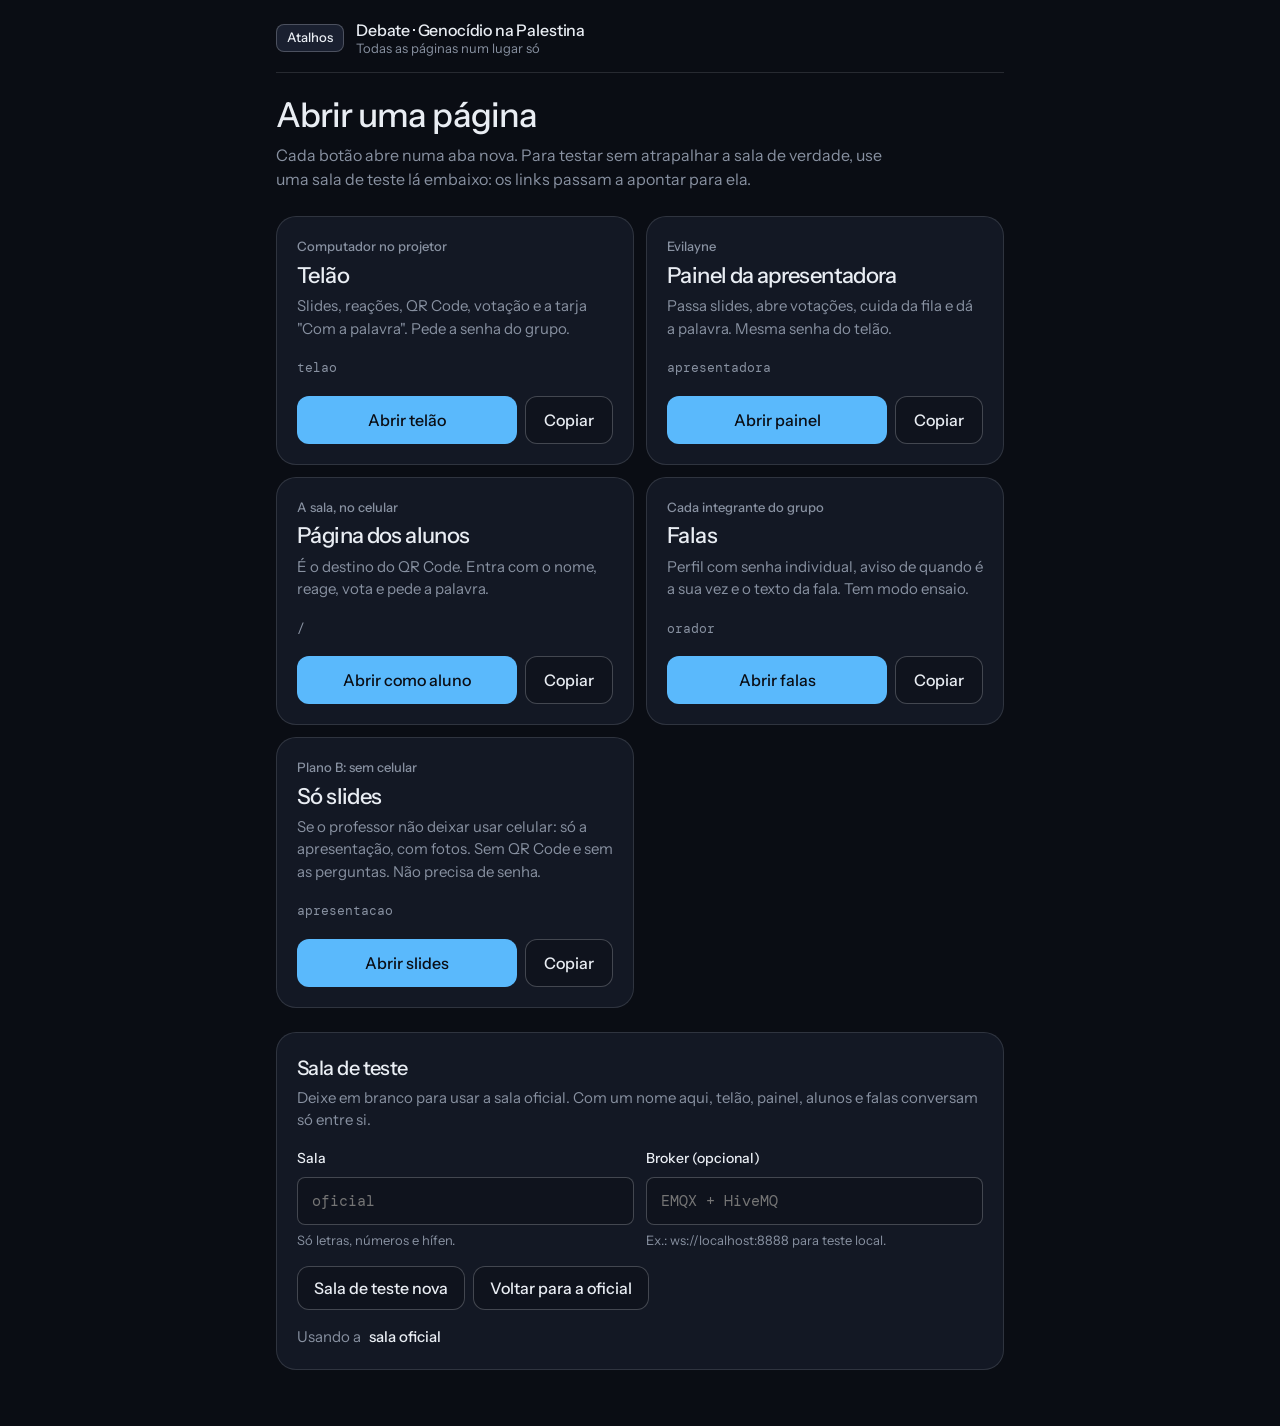
<file: links.html>
<!DOCTYPE html>
<html lang="pt-BR">
<head>
<meta charset="utf-8">
<meta name="viewport" content="width=device-width, initial-scale=1, viewport-fit=cover">
<meta name="theme-color" content="#0a0d14">
<title>Atalhos · Debate Palestina</title>
<link rel="stylesheet" href="css/base.css">
<style>
  body { min-height: 100dvh; padding: env(safe-area-inset-top) 0 env(safe-area-inset-bottom); }
  .app { max-width: 760px; margin: 0 auto; padding: 16px 16px 56px; }
  header { display: flex; align-items: center; gap: 12px; padding: 4px 0 16px; margin-bottom: 24px; border-bottom: 1px solid var(--line); }
  header .t { flex: 1; font-family: var(--head); font-weight: 500; font-size: 16px; line-height: 1.25; letter-spacing: -.01em; }
  header .t small { display: block; color: var(--muted); font-family: var(--body); font-weight: 400; font-size: 13px; letter-spacing: 0; }
  .tag { display: inline-flex; align-items: center; height: 28px; padding: 0 10px; border-radius: var(--r-sm); background: var(--panel2); border: 1px solid var(--line-strong); font-size: 13px; font-weight: 500; }
  h1 { font-size: 34px; line-height: 1.1; margin: 0 0 8px; }
  .lead { color: var(--muted); font-size: 16px; line-height: 1.55; margin: 0 0 24px; max-width: 56ch; }

  .grid { display: grid; grid-template-columns: 1fr 1fr; gap: 12px; }
  @media (max-width: 560px) { .grid { grid-template-columns: 1fr; } h1 { font-size: 28px; } }
  .card { background: var(--panel); border: 1px solid var(--line); border-radius: var(--r-lg); padding: 20px; display: flex; flex-direction: column; gap: 6px;
          transition: border-color var(--m-out) var(--ease); }
  @media (hover: hover) and (pointer: fine) { .card:hover { border-color: var(--line-strong); } }
  .card .who { color: var(--muted); font-size: 13px; font-weight: 500; }
  .card h2 { margin: 0; font-size: 22px; line-height: 1.2; }
  .card p { margin: 0 0 12px; color: var(--muted); font-size: 15px; line-height: 1.5; flex: 1; }
  .card .path { font-family: var(--font-mono); font-size: 13px; color: var(--muted); margin-bottom: 12px; word-break: break-all; }
  .row { display: flex; gap: 8px; }
  .btn { display: inline-flex; align-items: center; justify-content: center; min-height: 48px; padding: 0 18px; border-radius: var(--r-btn);
         font-weight: 500; font-size: 16px; text-decoration: none; }
  .btn.primary { background: var(--action); color: var(--action-ink); flex: 1; }
  .btn.ghost { background: var(--bg2); color: var(--text); border: 1px solid var(--line-strong); }
  @media (hover: hover) and (pointer: fine) { a.btn:hover { transform: translateY(-1px); transition-duration: var(--m-in); } }
  a.btn:active { transform: translateY(1px) scale(.985); transition-duration: var(--m-press); }

  .box { background: var(--panel); border: 1px solid var(--line); border-radius: var(--r-lg); padding: 20px; margin-top: 24px; }
  .box h2 { margin: 0 0 4px; font-size: 20px; }
  .box > p { margin: 0 0 16px; color: var(--muted); font-size: 15px; line-height: 1.5; }
  .fields { display: grid; grid-template-columns: 1fr 1fr; gap: 12px; }
  @media (max-width: 560px) { .fields { grid-template-columns: 1fr; } }
  label { display: block; font-size: 14px; font-weight: 500; margin-bottom: 8px; }
  input[type=text] { width: 100%; height: 48px; padding: 0 14px; border-radius: var(--r-sm); border: 1px solid var(--line-strong); background: var(--bg2); color: var(--text); font-family: var(--font-mono); font-size: 15px; }
  input[type=text]:focus { outline: none; border-color: var(--action); box-shadow: 0 0 0 3px rgba(90,185,252,.25); }
  .hint { color: var(--muted); font-size: 13px; margin-top: 6px; }
  .actions { display: flex; flex-wrap: wrap; gap: 8px; margin-top: 16px; }
  .actions button { min-height: 44px; padding: 0 16px; border-radius: var(--r-btn); background: var(--bg2); border: 1px solid var(--line-strong); font-weight: 500; }
  .mode { display: inline-flex; align-items: center; gap: 8px; font-size: 14px; color: var(--muted); }
  .mode b { color: var(--text); font-weight: 500; }
  .mode.test b { color: var(--action); }
  .toast { position: fixed; left: 50%; bottom: calc(24px + env(safe-area-inset-bottom)); transform: translate(-50%, 12px); opacity: 0; pointer-events: none;
           background: var(--text); color: var(--bg); padding: 10px 16px; border-radius: var(--r-md); font-weight: 500; font-size: 15px;
           transition: opacity 160ms var(--ease), transform 160ms var(--ease); }
  .toast.show { opacity: 1; transform: translate(-50%, 0); }
</style>
</head>
<body>
<div class="app">
  <header>
    <span class="tag">Atalhos</span>
    <div class="t">Debate · Genocídio na Palestina<small>Todas as páginas num lugar só</small></div>
  </header>

  <h1>Abrir uma página</h1>
  <p class="lead">Cada botão abre numa aba nova. Para testar sem atrapalhar a sala de verdade, use uma sala de teste lá embaixo: os links passam a apontar para ela.</p>

  <div class="grid">
    <article class="card">
      <span class="who">Computador no projetor</span>
      <h2>Telão</h2>
      <p>Slides, reações, QR Code, votação e a tarja "Com a palavra". Pede a senha do grupo.</p>
      <div class="path" data-path="telao"></div>
      <div class="row"><a class="btn primary" data-page="telao" target="_blank" rel="noopener">Abrir telão</a><button class="btn ghost" data-copy="telao">Copiar</button></div>
    </article>
    <article class="card">
      <span class="who">Evilayne</span>
      <h2>Painel da apresentadora</h2>
      <p>Passa slides, abre votações, cuida da fila e dá a palavra. Mesma senha do telão.</p>
      <div class="path" data-path="apresentadora"></div>
      <div class="row"><a class="btn primary" data-page="apresentadora" target="_blank" rel="noopener">Abrir painel</a><button class="btn ghost" data-copy="apresentadora">Copiar</button></div>
    </article>
    <article class="card">
      <span class="who">A sala, no celular</span>
      <h2>Página dos alunos</h2>
      <p>É o destino do QR Code. Entra com o nome, reage, vota e pede a palavra.</p>
      <div class="path" data-path=""></div>
      <div class="row"><a class="btn primary" data-page="" target="_blank" rel="noopener">Abrir como aluno</a><button class="btn ghost" data-copy="">Copiar</button></div>
    </article>
    <article class="card">
      <span class="who">Cada integrante do grupo</span>
      <h2>Falas</h2>
      <p>Perfil com senha individual, aviso de quando é a sua vez e o texto da fala. Tem modo ensaio.</p>
      <div class="path" data-path="orador"></div>
      <div class="row"><a class="btn primary" data-page="orador" target="_blank" rel="noopener">Abrir falas</a><button class="btn ghost" data-copy="orador">Copiar</button></div>
    </article>
    <article class="card">
      <span class="who">Plano B: sem celular</span>
      <h2>Só slides</h2>
      <p>Se o professor não deixar usar celular: só a apresentação, com fotos. Sem QR Code e sem as perguntas. Não precisa de senha.</p>
      <div class="path" data-path="apresentacao"></div>
      <div class="row"><a class="btn primary" data-page="apresentacao" target="_blank" rel="noopener">Abrir slides</a><button class="btn ghost" data-copy="apresentacao">Copiar</button></div>
    </article>
  </div>

  <section class="box">
    <h2>Sala de teste</h2>
    <p>Deixe em branco para usar a sala oficial. Com um nome aqui, telão, painel, alunos e falas conversam só entre si.</p>
    <div class="fields">
      <div>
        <label for="sala">Sala</label>
        <input type="text" id="sala" autocomplete="off" autocapitalize="off" spellcheck="false" placeholder="oficial">
        <div class="hint">Só letras, números e hífen.</div>
      </div>
      <div>
        <label for="broker">Broker (opcional)</label>
        <input type="text" id="broker" autocomplete="off" autocapitalize="off" spellcheck="false" placeholder="EMQX + HiveMQ">
        <div class="hint">Ex.: ws://localhost:8888 para teste local.</div>
      </div>
    </div>
    <div class="actions">
      <button type="button" id="rnd">Sala de teste nova</button>
      <button type="button" id="clr">Voltar para a oficial</button>
    </div>
    <p class="mode" id="mode" style="margin:16px 0 0"></p>
  </section>
</div>
<div class="toast" id="toast" role="status" aria-live="polite"></div>

<script>
(function () {
  const $ = (id) => document.getElementById(id);
  const sala = $('sala'), broker = $('broker');
  const q = new URLSearchParams(location.search);
  sala.value = q.get('sala') || '';
  broker.value = q.get('broker') || '';

  function cleanSala() { return sala.value.trim().replace(/[^a-z0-9-]/gi, ''); }
  function build(page) {
    const u = new URL(page || './', location.href);
    const s = cleanSala(), b = broker.value.trim();
    if (s) u.searchParams.set('sala', s);
    if (b) u.searchParams.set('broker', b);
    return u.toString();
  }
  function render() {
    document.querySelectorAll('[data-page]').forEach((a) => { a.href = build(a.dataset.page); });
    document.querySelectorAll('[data-path]').forEach((el) => {
      const u = new URL(build(el.dataset.path));
      el.textContent = (u.pathname.split('/').pop() || '/') + u.search;
    });
    const s = cleanSala();
    const m = $('mode');
    m.className = 'mode' + (s ? ' test' : '');
    m.innerHTML = s ? 'Usando a sala de teste <b class="mono"></b>' : 'Usando a <b>sala oficial</b>';
    if (s) m.querySelector('b').textContent = s;
    // guarda na barra de endereço, para recarregar e compartilhar sem perder a sala
    const here = new URL(location.href); here.search = '';
    if (s) here.searchParams.set('sala', s);
    if (broker.value.trim()) here.searchParams.set('broker', broker.value.trim());
    history.replaceState(null, '', here);
  }
  sala.addEventListener('input', render);
  broker.addEventListener('input', render);
  $('rnd').addEventListener('click', () => { sala.value = 'teste-' + Math.random().toString(36).slice(2, 6); render(); });
  $('clr').addEventListener('click', () => { sala.value = ''; broker.value = ''; render(); });

  let t;
  function toast(msg) { const el = $('toast'); el.textContent = msg; el.classList.add('show'); clearTimeout(t); t = setTimeout(() => el.classList.remove('show'), 1600); }
  document.querySelectorAll('[data-copy]').forEach((b) => b.addEventListener('click', async () => {
    const url = build(b.dataset.copy);
    try { await navigator.clipboard.writeText(url); toast('Link copiado'); }
    catch (e) { window.prompt('Copie o link:', url); }
  }));
  render();
})();
</script>
</body>
</html>
</file>
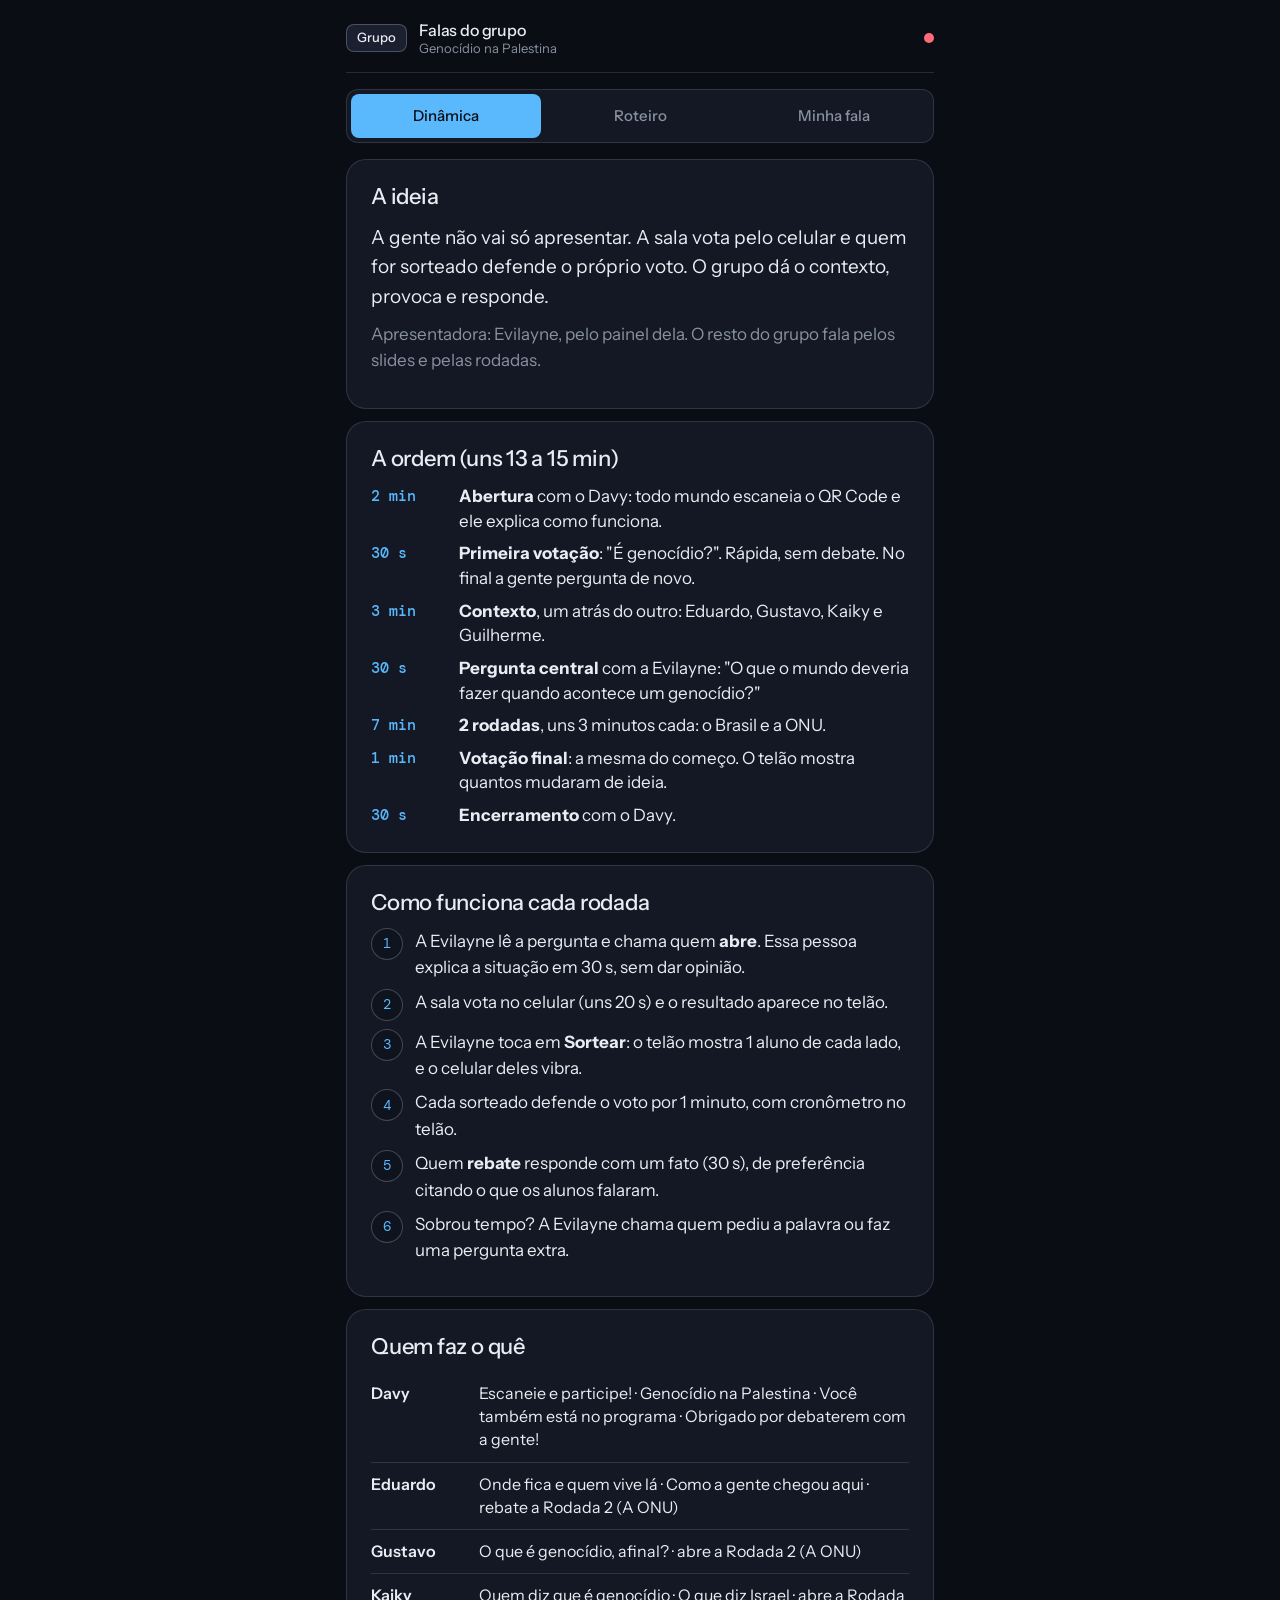
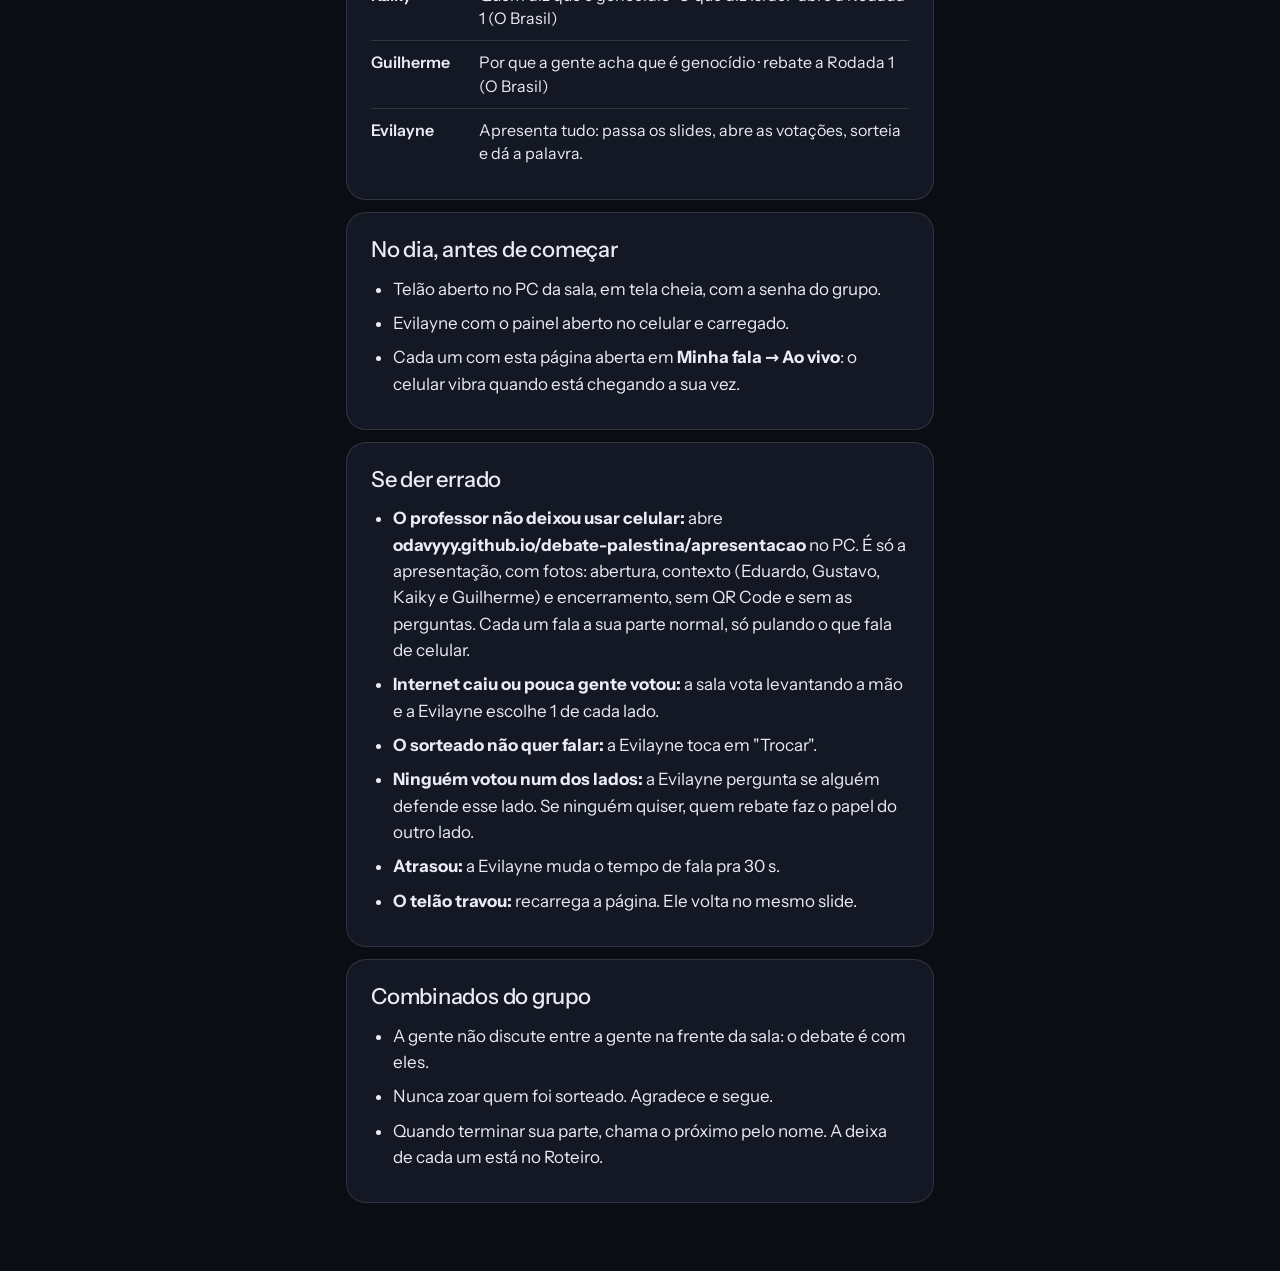
<file: orador.html>
<!DOCTYPE html>
<html lang="pt-BR">
<head>
<meta charset="utf-8">
<meta name="viewport" content="width=device-width, initial-scale=1, viewport-fit=cover">
<meta name="theme-color" content="#0b1020">
<title>Falas do grupo · Debate Palestina</title>
<link rel="stylesheet" href="css/base.css">
<style>
  body { min-height: 100dvh; padding: env(safe-area-inset-top) 0 env(safe-area-inset-bottom); }
  .app { max-width: 620px; margin: 0 auto; padding: 16px 16px 56px; }
  header { display: flex; align-items: center; gap: 12px; padding: 4px 0 16px; margin-bottom: 16px; border-bottom: 1px solid var(--line); }
  header .t { flex: 1; font-family: var(--head); font-weight: 500; font-size: 16px; line-height: 1.25; letter-spacing: -.01em; }
  header .t small { display: block; color: var(--muted); font-family: var(--body); font-weight: 400; font-size: 13px; letter-spacing: 0; }
  .tag { display: inline-flex; align-items: center; height: 28px; padding: 0 10px; border-radius: var(--r-sm); background: var(--panel2); border: 1px solid var(--line-strong); font-size: 13px; font-weight: 500; }
  .lnk { background: none; color: var(--action); font-size: 14px; text-decoration: underline; text-underline-offset: 3px; min-height: 44px; padding: 0 6px; }
  .lnk:hover, .lnk:active { transform: none !important; }
  .box { background: var(--panel); border: 1px solid var(--line); border-radius: var(--r-lg); padding: 24px; margin-bottom: 12px; }
  h1 { font-size: 28px; line-height: 1.1; margin: 0 0 8px; }
  .muted { color: var(--muted); font-size: 16px; line-height: 1.55; margin: 0; }
  .names { display: grid; grid-template-columns: 1fr 1fr; gap: 8px; margin-top: 20px; }
  .names button, .sides button { min-height: 56px; padding: 0 12px; border-radius: var(--r-btn); background: var(--bg2); font-weight: 500; font-size: 17px; border: 1px solid var(--line-strong); }
  @media (hover: hover) and (pointer: fine) { .names button:hover { border-color: var(--action); } }
  .sides { display: grid; gap: 8px; margin-top: 16px; }
  label.field { display: block; font-size: 14px; font-weight: 500; margin: 20px 0 8px; }

  .status { border-radius: var(--r-lg); padding: 24px 20px; margin-bottom: 12px; text-align: center; border: 1px solid var(--line); }
  .status .big { font-family: var(--head); font-weight: 500; font-size: 30px; line-height: 1.1; letter-spacing: -.02em; }
  .status .sub { font-size: 16px; margin-top: 8px; opacity: .9; }
  .s-wait { background: var(--panel); }
  .s-soon { background: var(--panel2); border-color: var(--action); }
  .s-next { background: var(--action); color: var(--action-ink); border-color: var(--action); }
  .s-now { background: var(--live); color: #fff; border-color: var(--live); }
  .s-done { background: var(--panel); }

  .now { font-size: 13px; color: var(--muted); font-weight: 500; }
  .ti { font-family: var(--head); font-weight: 500; font-size: 19px; margin: 6px 0 2px; line-height: 1.25; letter-spacing: -.01em; }
  .who { color: var(--muted); font-size: 14px; }

  .fala { font-size: var(--fs, 22px); line-height: 1.55; font-weight: 400; }
  .fala.dim { color: var(--muted); }
  .fala .cue { color: var(--action); font-weight: 500; font-size: .8em; }
  .sizes { display: flex; gap: 8px; justify-content: flex-end; margin-bottom: 8px; }
  .sizes button { min-width: 44px; min-height: 44px; padding: 0 12px; background: var(--bg2); border-radius: var(--r-sm); font-weight: 500; border: 1px solid var(--line-strong); }

  .args h3 { margin: 0 0 12px; font-size: 20px; line-height: 1.25; letter-spacing: -.01em; }
  .args ul { margin: 0; padding-left: 20px; }
  .args li { font-size: 17px; line-height: 1.5; margin-bottom: 8px; }
  .floor { background: var(--live); color: #fff; border-radius: var(--r-md); padding: 14px 16px; text-align: center; font-weight: 500; font-family: var(--head); font-size: 19px; margin-bottom: 12px; }

  .tabs { display: grid; grid-template-columns: 1fr 1fr; gap: 4px; margin-bottom: 12px; padding: 4px; background: var(--panel); border: 1px solid var(--line); border-radius: var(--r-md); }
  .tabs button { min-height: 44px; border-radius: var(--r-sm); background: transparent; color: var(--muted); font-weight: 500; }
  .tabs button.on { background: var(--text); color: var(--bg); }
  .tabs button:hover, .tabs button:active { transform: none !important; }
  .card-ensaio { border-left: 3px solid var(--action); }
  .card-ensaio .num { color: var(--action); font-family: var(--font-mono); font-weight: 500; }
  .hide-fala .fala { filter: blur(7px); transition: filter 200ms var(--ease); cursor: pointer; }
  .hide-fala .fala:active, .hide-fala .fala.reveal { filter: none; }
  .chk { display: inline-flex; align-items: center; gap: 8px; min-height: 44px; color: var(--muted); font-size: 14px; white-space: nowrap; }
  .chk input { width: 20px; height: 20px; accent-color: var(--action); }
  .pinform input { width: 100%; height: 52px; padding: 0 16px; font-size: 22px; letter-spacing: .3em; font-family: var(--font-mono); border-radius: var(--r-sm); border: 1px solid var(--line-strong); background: var(--bg2); color: var(--text); }
  .pinform input:focus { outline: none; border-color: var(--action); box-shadow: 0 0 0 3px rgba(90,185,252,.25); }
  .pinform .err { color: var(--red); min-height: 1.4em; margin-top: 8px; font-size: 14px; }
  .pinform .primary { width: 100%; height: 52px; border-radius: var(--r-btn); background: var(--action); color: var(--action-ink); font-weight: 500; font-size: 16px; margin-top: 8px; }
  .pinform .lnk { margin-top: 8px; }
  .top { position: sticky; top: 0; z-index: 5; display: grid; grid-template-columns: repeat(3, 1fr); gap: 4px; margin: 0 0 16px; padding: 4px; background: var(--panel); border: 1px solid var(--line); border-radius: var(--r-md); }
  .top button { min-height: 44px; border-radius: var(--r-sm); background: transparent; color: var(--muted); font-weight: 500; font-size: 15px; padding: 0 6px; }
  .top button.on { background: var(--action); color: var(--action-ink); }
  .top button:hover, .top button:active { transform: none !important; }
  .doc h2 { font-size: 22px; line-height: 1.2; margin: 0 0 12px; letter-spacing: -.01em; }
  .doc p, .doc li { font-size: 17px; line-height: 1.55; }
  .doc p { margin: 0 0 10px; }
  .doc ul, .doc ol { margin: 0; padding-left: 22px; }
  .doc li { margin-bottom: 8px; }
  .doc .lead { font-size: 19px; color: var(--text); }
  .steps { list-style: none; padding: 0 !important; counter-reset: st; }
  .steps li { position: relative; padding-left: 44px; min-height: 32px; }
  .steps li::before { counter-increment: st; content: counter(st); position: absolute; left: 0; top: 0; width: 30px; height: 30px; border-radius: 50%; background: var(--bg2); border: 1px solid var(--line-strong); display: grid; place-items: center; font-family: var(--font-mono); font-size: 14px; color: var(--action); }
  .tl { display: grid; grid-template-columns: 76px 1fr; gap: 8px 12px; font-size: 17px; line-height: 1.45; }
  .tl b { font-family: var(--font-mono); font-weight: 500; color: var(--action); font-size: 15px; padding-top: 2px; }
  .role { display: flex; gap: 12px; padding: 10px 0; border-bottom: 1px solid var(--line); font-size: 16px; line-height: 1.45; }
  .role:last-child { border-bottom: 0; }
  .role b { min-width: 96px; font-weight: 600; }
  .rt { border-left: 3px solid var(--line-strong); }
  .rt.mine { border-left-color: var(--action); }
  .rt.q { border-left-color: var(--live); }
  .rt .hd { display: flex; align-items: baseline; gap: 10px; flex-wrap: wrap; }
  .rt .n { font-family: var(--font-mono); color: var(--muted); font-size: 14px; }
  .rt .ti { flex: 1; margin: 0; }
  .chip { display: inline-flex; align-items: center; height: 28px; padding: 0 10px; border-radius: var(--r-sm); background: var(--bg2); border: 1px solid var(--line-strong); font-size: 14px; font-weight: 500; white-space: nowrap; }
  .chip.me { background: var(--action); color: var(--action-ink); border-color: var(--action); }
  .rt .meta { color: var(--muted); font-size: 14px; margin: 6px 0 0; }
  .rt .what { font-size: 16px; line-height: 1.5; margin: 10px 0 0; }
  .rt details { margin-top: 10px; }
  .rt summary { min-height: 40px; display: flex; align-items: center; color: var(--action); font-size: 15px; font-weight: 500; cursor: pointer; }
  .rt .fala { font-size: 17px; }
  .guide { margin: 12px 0; padding: 12px 14px; background: var(--bg2); border-radius: var(--r-sm); font-size: 16px; line-height: 1.5; }
  .guide b { display: block; font-size: 13px; font-weight: 500; color: var(--action); margin-bottom: 2px; }
  .guide + .guide { margin-top: -4px; }
  .guide ul { margin: 4px 0 0; padding-left: 20px; }
  .deixa { border-left: 3px solid var(--action); }
  [hidden] { display: none !important; }
</style>
</head>
<body>
<div class="app">
  <header>
    <span class="tag">Grupo</span>
    <div class="t" id="hdr">Falas do grupo<small>Genocídio na Palestina</small></div>
    <span class="dot" id="conn"></span>
  </header>

  <!-- quem é você -->
  <nav class="top" aria-label="Seções">
    <button type="button" data-t="como">Dinâmica</button>
    <button type="button" data-t="roteiro">Roteiro</button>
    <button type="button" data-t="minha">Minha fala</button>
  </nav>

  <section id="como" class="doc" hidden></section>
  <section id="roteiro" hidden></section>

  <div id="minha" hidden>
  <section id="pick" class="box" hidden>
    <h1>Quem é você?</h1>
    <p class="muted">Seu celular avisa quando estiver chegando sua vez e mostra o que você vai falar. (A Evilayne usa o painel dela.)</p>
    <div class="names" id="names"></div>
  </section>

  <!-- senha -->
  <section id="pinBox" class="box" hidden>
    <h1>Oi, <span id="pinName"></span>!</h1>
    <p class="muted">Digite a sua senha (o Davy mandou no privado).</p>
    <form id="pinForm" autocomplete="off" class="pinform">
      <label class="field" for="pinIn">Senha</label>
      <input id="pinIn" type="password" inputmode="numeric" maxlength="8" aria-describedby="pinErr">
      <div class="err" id="pinErr" role="alert"></div>
      <button type="submit" class="primary">Entrar</button>
      <button type="button" class="lnk" id="pinBack">Não sou eu</button>
    </form>
  </section>

  <div id="pickSide" hidden></div>

  <section id="main" hidden>
    <div class="tabs"><button id="tLive" class="on" type="button">Ao vivo</button><button id="tEnsaio" type="button">Ensaiar</button></div>

    <div id="live">
      <div id="status" class="status s-wait"></div>
      <div id="speakerFloor"></div>
      <div class="box" id="nowBox"></div>
      <div id="mainCard"></div>
    </div>

    <div id="ensaio" hidden>
      <div class="box">
        <div class="row" style="display:flex;justify-content:space-between;align-items:center;gap:8px">
          <span class="muted">Toque no texto borrado pra conferir se lembrou.</span>
          <label class="chk"><input type="checkbox" id="blur"> Esconder o texto</label>
        </div>
      </div>
      <div id="ensaioList"></div>
    </div>
    <p class="muted" style="text-align:center;margin-top:18px">Você: <b id="meName"></b> · <button class="lnk" id="change" type="button">sair</button></p>
  </section>
  </div>
</div>

<script src="js/mqtt.min.js"></script>
<script src="js/core.js"></script>
<script src="js/slides.js"></script>
<script src="js/profiles.js"></script>
<script>
(function () {
  const { T, store, esc, peek } = DP;
  const $ = id => document.getElementById(id);
  const PEOPLE = PROFILES.map(p => p.name);
  let me = store.get('orador', '');
  let proof = store.get('orador_proof', '');
  let side = '';
  let picking = '';
  let state = Object.assign({}, DP.DEFAULT_STATE);
  let fs = store.get('orador_fs', 22);
  document.documentElement.style.setProperty('--fs', fs + 'px');
  const isHost = n => (PROFILES.find(p => p.name === n) || {}).host;
  if (!proof) { me = ''; }

  $('names').innerHTML = PEOPLE.map(n => `<button type="button" data-n="${esc(n)}">${esc(n)}</button>`).join('');
  $('names').onclick = e => { const b = e.target.closest('button'); if (!b) return; picking = b.dataset.n; $('pinName').textContent = picking; $('pinIn').value = ''; $('pinErr').textContent = ''; flow(); setTimeout(() => $('pinIn').focus(), 50); };
  $('pinBack').onclick = () => { picking = ''; flow(); };
  $('pinForm').onsubmit = async e => {
    e.preventDefault();
    const pin = $('pinIn').value.trim();
    const pr = await DP.sha256hex(`dp-orador:${picking}:${pin}`);
    const ok = (PROFILES.find(p => p.name === picking) || {}).check === await DP.sha256hex(pr);
    if (!ok) { $('pinErr').textContent = 'Senha errada. Confere com o Davy.'; return; }
    me = picking; proof = pr; picking = '';
    store.set('orador', me); store.set('orador_proof', proof);
    side = ''; store.set('orador_side', '');
    flow(); topTab('minha');
  };
  $('change').onclick = () => { me = ''; proof = ''; side = null; store.del('orador'); store.del('orador_proof'); store.del('orador_side'); flow(); };

  function flow() {
    $('pick').hidden = !!me || !!picking;
    $('pinBox').hidden = !picking;
    $('pickSide').hidden = true;
    $('main').hidden = !me;
    if (me) $('meName').textContent = me;
    render(); renderEnsaio(); renderRoteiro();
  }

  /* ---- abas de cima: Como funciona / Roteiro / Minha fala (as duas primeiras sem senha) ---- */
  function topTab(t) {
    if (!['como', 'roteiro', 'minha'].includes(t)) t = me ? 'minha' : 'como';
    document.querySelectorAll('.top button').forEach(b => b.classList.toggle('on', b.dataset.t === t));
    $('como').hidden = t !== 'como'; $('roteiro').hidden = t !== 'roteiro'; $('minha').hidden = t !== 'minha';
    try { history.replaceState(null, '', '#' + t); } catch {}
    scrollTo(0, 0);
  }
  document.querySelector('.top').onclick = e => { const b = e.target.closest('button'); if (b) topTab(b.dataset.t); };

  /* ---- ajudas de texto ---- */
  const words = t => (t || '').replace(/\[.*?\]/g, '').split(/\s+/).filter(Boolean).length;
  const secs = t => { const n = Math.max(10, Math.round(words(t) / 2.6 / 5) * 5); return n >= 60 ? `~${Math.floor(n / 60)} min ${n % 60 ? n % 60 + ' s' : ''}`.trim() : `~${n} s`; };
  const lastSentence = t => { const c = (t || '').replace(/\[.*?\]/g, '').trim().split(/(?<=[.!?])\s+/); return c[c.length - 1]; };
  const isRound = sl => !!(sl.warmup && sl.warmup.length);
  function deixa(i, role) {
    const sl = SLIDES[i];
    if (role === 'abre') return 'A Evilayne lê a pergunta da rodada e te chama.';
    if (role === 'rebate') return `${sl.warmup[0].name} abre, a sala vota, os 2 sorteados falam e a Evilayne te chama.`;
    const prev = SLIDES[i - 1];
    if (!prev) return 'Você começa a apresentação: assim que o telão estiver com o QR Code.';
    if (prev.fala) return `${prev.speaker} termina com: "${lastSentence(prev.fala)}"`;
    return `A Evilayne termina o slide "${prev.title}" e te chama.`;
  }
  function guideHTML(faz, espera, ouvir) {
    return (faz ? `<div class="guide"><b>O que você faz</b>${esc(faz)}</div>` : '') +
      (espera ? `<div class="guide"><b>O que esperar da sala</b>${esc(espera)}${ouvir && ouvir.length ? `<ul>${ouvir.map(x => `<li>${esc(x)}</li>`).join('')}</ul>` : ''}</div>` : '');
  }
  // As partes de uma pessoa: slides em que ela fala e rodadas em que abre ou rebate
  function partsOf(name) {
    const out = [];
    SLIDES.forEach((sl, i) => {
      if (sl.speaker === name && sl.fala) out.push({ i, sl, role: 'fala', text: sl.fala, faz: sl.faz, espera: sl.espera });
      (sl.warmup || []).forEach((w, k) => { if (w.name === name) out.push({ i, sl, role: k === 0 ? 'abre' : 'rebate', text: w.text, faz: w.faz, espera: w.espera, ouvir: k === 1 ? sl.ouvir : null }); });
    });
    return out;
  }
  const roleLabel = r => r === 'abre' ? 'Você abre a rodada (30 s)' : r === 'rebate' ? 'Você rebate (30 s)' : '';

  /* ---- Como funciona ---- */
  function renderComo() {
    const ppl = PEOPLE.map(n => {
      const parts = partsOf(n).map(x => x.role === 'fala' ? x.sl.title : (x.role === 'abre' ? 'abre a ' : 'rebate a ') + (x.sl.kicker || '').replace(' · ', ' (') + ')');
      return `<div class="role"><b>${esc(n)}</b><span>${esc(parts.join(' · '))}</span></div>`;
    }).join('');
    $('como').innerHTML = `
      <div class="box"><h2>A ideia</h2>
        <p class="lead">A gente não vai só apresentar. A sala vota pelo celular e quem for sorteado defende o próprio voto. O grupo dá o contexto, provoca e responde.</p>
        <p class="muted">Apresentadora: Evilayne, pelo painel dela. O resto do grupo fala pelos slides e pelas rodadas.</p></div>

      <div class="box"><h2>A ordem (uns 13 a 15 min)</h2>
        <div class="tl">
          <b>2 min</b><span><strong>Abertura</strong> com o Davy: todo mundo escaneia o QR Code e ele explica como funciona.</span>
          <b>30 s</b><span><strong>Primeira votação</strong>: "É genocídio?". Rápida, sem debate. No final a gente pergunta de novo.</span>
          <b>3 min</b><span><strong>Contexto</strong>, um atrás do outro: Eduardo, Gustavo, Kaiky e Guilherme.</span>
          <b>30 s</b><span><strong>Pergunta central</strong> com a Evilayne: "O que o mundo deveria fazer quando acontece um genocídio?"</span>
          <b>7 min</b><span><strong>2 rodadas</strong>, uns 3 minutos cada: o Brasil e a ONU.</span>
          <b>1 min</b><span><strong>Votação final</strong>: a mesma do começo. O telão mostra quantos mudaram de ideia.</span>
          <b>30 s</b><span><strong>Encerramento</strong> com o Davy.</span>
        </div></div>

      <div class="box"><h2>Como funciona cada rodada</h2>
        <ol class="steps">
          <li>A Evilayne lê a pergunta e chama quem <b>abre</b>. Essa pessoa explica a situação em 30 s, sem dar opinião.</li>
          <li>A sala vota no celular (uns 20 s) e o resultado aparece no telão.</li>
          <li>A Evilayne toca em <b>Sortear</b>: o telão mostra 1 aluno de cada lado, e o celular deles vibra.</li>
          <li>Cada sorteado defende o voto por 1 minuto, com cronômetro no telão.</li>
          <li>Quem <b>rebate</b> responde com um fato (30 s), de preferência citando o que os alunos falaram.</li>
          <li>Sobrou tempo? A Evilayne chama quem pediu a palavra ou faz uma pergunta extra.</li>
        </ol></div>

      <div class="box"><h2>Quem faz o quê</h2>${ppl}
        <div class="role"><b>Evilayne</b><span>Apresenta tudo: passa os slides, abre as votações, sorteia e dá a palavra.</span></div></div>

      <div class="box"><h2>No dia, antes de começar</h2><ul>
        <li>Telão aberto no PC da sala, em tela cheia, com a senha do grupo.</li>
        <li>Evilayne com o painel aberto no celular e carregado.</li>
        <li>Cada um com esta página aberta em <b>Minha fala → Ao vivo</b>: o celular vibra quando está chegando a sua vez.</li>
      </ul></div>

      <div class="box"><h2>Se der errado</h2><ul>
        <li><b>O professor não deixou usar celular:</b> abre <b>odavyyy.github.io/debate-palestina/apresentacao</b> no PC. É só a apresentação, com fotos: abertura, contexto (Eduardo, Gustavo, Kaiky e Guilherme) e encerramento, sem QR Code e sem as perguntas. Cada um fala a sua parte normal, só pulando o que fala de celular.</li>
        <li><b>Internet caiu ou pouca gente votou:</b> a sala vota levantando a mão e a Evilayne escolhe 1 de cada lado.</li>
        <li><b>O sorteado não quer falar:</b> a Evilayne toca em "Trocar".</li>
        <li><b>Ninguém votou num dos lados:</b> a Evilayne pergunta se alguém defende esse lado. Se ninguém quiser, quem rebate faz o papel do outro lado.</li>
        <li><b>Atrasou:</b> a Evilayne muda o tempo de fala pra 30 s.</li>
        <li><b>O telão travou:</b> recarrega a página. Ele volta no mesmo slide.</li>
      </ul></div>

      <div class="box"><h2>Combinados do grupo</h2><ul>
        <li>A gente não discute entre a gente na frente da sala: o debate é com eles.</li>
        <li>Nunca zoar quem foi sorteado. Agradece e segue.</li>
        <li>Quando terminar sua parte, chama o próximo pelo nome. A deixa de cada um está no Roteiro.</li>
      </ul></div>`;
  }

  /* ---- Roteiro: todos os slides, quem fala e o que acontece ---- */
  function renderRoteiro() {
    $('roteiro').innerHTML = `<div class="box"><p class="muted">Todos os slides em ordem. ${me ? 'As suas partes estão marcadas em azul.' : 'Entre em "Minha fala" pra ver as suas partes marcadas.'} Toque em "Ver a fala" pra ler o texto.</p></div>` +
      SLIDES.map((sl, i) => {
        const chip = n => `<span class="chip ${n === me ? 'me' : ''}">${esc(n)}</span>`;
        const mine = sl.speaker === me || (sl.warmup || []).some(w => w.name === me);
        let what = '', meta = '', fala = '';
        if (isRound(sl)) {
          const [a, b] = sl.warmup;
          meta = 'Rodada · uns 3 minutos';
          what = `<ol class="steps" style="margin-top:10px">
            <li>${chip(a.name)} abre a rodada (30 s)</li>
            <li>A sala vota e o resultado aparece</li>
            <li>A Evilayne sorteia 1 aluno de cada lado</li>
            <li>Cada sorteado fala 1 minuto</li>
            <li>${chip(b.name)} rebate (30 s)</li></ol>`;
          fala = `<details ${mine ? 'open' : ''}><summary>Ver a fala de ${esc(a.name)} e ${esc(b.name)}</summary>
            <p class="meta">${esc(a.name)} abre:</p><div class="fala">${falaHTML(a.text)}</div>
            <p class="meta" style="margin-top:12px">${esc(b.name)} rebate:</p><div class="fala">${falaHTML(b.text)}</div></details>`;
        } else if (sl.fala) {
          meta = 'Fala · ' + secs(sl.fala);
          what = sl.faz ? `<p class="what"><b>O que ${esc(sl.speaker)} faz:</b> ${esc(sl.faz)}</p>` : '';
          fala = `<details ${sl.speaker === me ? 'open' : ''}><summary>Ver a fala</summary><div class="fala">${falaHTML(sl.fala)}</div></details>`;
        } else {
          meta = sl.poll ? 'Votação · conduz a Evilayne' : 'Conduz a Evilayne';
          what = `<p class="what">${esc(sl.notes || '')}</p>`;
        }
        return `<div class="box rt ${mine ? 'mine' : ''} ${sl.poll ? 'q' : ''}">
          <div class="hd"><span class="n">${i + 1}</span><div class="ti">${esc(sl.title)}</div>${isRound(sl) ? '' : chip(sl.speaker)}</div>
          <p class="meta">${esc(sl.kicker || '')} · ${meta}</p>${what}${fala}</div>`;
      }).join('');
  }
  renderComo(); renderRoteiro();
  /* abas */
  $('tLive').onclick = () => { $('tLive').classList.add('on'); $('tEnsaio').classList.remove('on'); $('live').hidden = false; $('ensaio').hidden = true; };
  $('tEnsaio').onclick = () => { $('tEnsaio').classList.add('on'); $('tLive').classList.remove('on'); $('live').hidden = true; $('ensaio').hidden = false; };
  $('blur').onchange = e => { $('ensaio').classList.toggle('hide-fala', e.target.checked); };
  $('ensaio').addEventListener('click', e => { const f = e.target.closest('.fala'); if (f) f.classList.toggle('reveal'); });

  /* tempo real */
  const bus = DP.createBus('orador');
  bus.onStatus(n => { $('conn').className = 'dot ' + (n ? 'on' : 'off'); });
  bus.on(T.state, msg => {
    const s = peek(msg); if (!s) return;
    if ((s.v || 0) < (state.v || 0)) return;
    const prevSlide = state.slide;
    state = Object.assign({}, DP.DEFAULT_STATE, s);
    if (state.slide !== prevSlide && SLIDES[state.slide] && SLIDES[state.slide].speaker === me && navigator.vibrate) navigator.vibrate([200, 100, 200]);
    render();
  });

  function falaHTML(t) {
    return esc(t).replace(/\[(.+?)\]/g, '<span class="cue">[$1]</span>');
  }
  function sizes() {
    return `<div class="sizes"><button type="button" data-fs="-2">A−</button><button type="button" data-fs="2">A+</button></div>`;
  }
  document.addEventListener('click', e => {
    const b = e.target.closest('[data-fs]'); if (!b) return;
    fs = Math.max(14, Math.min(40, fs + +b.dataset.fs)); store.set('orador_fs', fs);
    document.documentElement.style.setProperty('--fs', fs + 'px');
  });

  function questionsHTML(sl) {
    if (!sl.followups) return '';
    return `<div class="box args"><h3>${esc(sl.title)}</h3>
      <p class="muted" style="margin:0 0 10px">Vote também no site da sala. Se a sala ficar quieta, puxe a conversa com uma dessas:</p>
      <ul>${sl.followups.map(x => `<li>${esc(x)}</li>`).join('')}</ul></div>`;
  }

  function nextText(ns) { const w = (ns.warmup || []).find(x => x.name === me); return ns.speaker === me ? (ns.fala || '') : w ? 'Na rodada, você ' + ((ns.warmup || [])[0] === w ? 'abre: ' : 'rebate: ') + w.text : ''; }

  function render() {
    if (!me) return;
    const i = state.slide || 0;
    const sl = SLIDES[i];
    $('nowBox').innerHTML = `<div class="now">No telão agora · slide ${i + 1}/${SLIDES.length}</div><div class="ti">${esc(sl.title)}</div><div class="who">Com ${esc(sl.speaker)}</div>`;
    const sp = state.speaker;
    $('speakerFloor').innerHTML = sp ? `<div class="floor">Com a palavra: ${esc(sp.name)}</div>` : '';

    let next = -1;
    for (let k = i; k < SLIDES.length; k++) if (SLIDES[k].speaker === me || (SLIDES[k].warmup || []).some(w => w.name === me)) { next = k; break; }
    const st = $('status');
    let card = '';

    if (sl.speaker === me) {
      st.className = 'status s-now';
      st.innerHTML = `<div class="big">Sua vez</div><div class="sub">Fala com calma, olhando pra sala.</div>`;
      card = `<div class="box">${sizes()}<div class="fala">${falaHTML(sl.fala || '')}</div>${guideHTML(sl.faz, sl.espera)}</div>`;
    } else {
      const n = next === -1 ? 0 : next - i;
      const ns = next === -1 ? null : SLIDES[next];
      const myWarm = (sl.warmup || []).find(w => w.name === me);
      if (myWarm) {
        const idx = sl.warmup.indexOf(myWarm);
        st.className = 'status s-now';
        st.innerHTML = `<div class="big">${idx === 0 ? 'Você abre a rodada' : 'Você rebate'}</div><div class="sub">${idx === 0 ? 'Explique a situação em 30 s, antes da votação' : 'Depois que os sorteados falarem, responda com o fato (30 s)'}</div>`;
        card = `<div class="box">${guideHTML(myWarm.faz)}${sizes()}<div class="fala">${falaHTML(myWarm.text)}</div>${guideHTML(null, myWarm.espera, idx === 1 ? sl.ouvir : null)}</div>` + questionsHTML(sl);
      } else if (sl.followups) {
        st.className = 'status s-soon';
        st.innerHTML = `<div class="big">Pergunta pra sala</div><div class="sub">${ns ? (n === 1 ? 'Depois dessa pergunta é você' : `Sua vez em ${n} slides`) : 'Você já falou. Agora é debater!'}</div>`;
        card = questionsHTML(sl);
        if (ns && n === 1) card += `<div class="box"><div class="now" style="margin-bottom:8px">Sua próxima fala</div>${sizes()}<div class="fala dim">${falaHTML(nextText(ns))}</div></div>`;
      } else if (!ns) {
        st.className = 'status s-done';
        st.innerHTML = `<div class="big">Você já falou</div><div class="sub">Agora é ajudar a sala a debater.</div>`;
      } else {
        st.className = 'status ' + (n === 1 ? 's-next' : n <= 3 ? 's-soon' : 's-wait');
        st.innerHTML = n === 1
          ? `<div class="big">Próximo é você</div><div class="sub">Prepare-se: "${esc(ns.title)}"</div>`
          : `<div class="big">Sua vez em ${n} slides</div><div class="sub">Seu próximo: "${esc(ns.title)}"</div>`;
        card = `<div class="box"><div class="now" style="margin-bottom:8px">Sua próxima fala</div>${sizes()}<div class="fala dim">${falaHTML(nextText(ns))}</div></div>`;
      }
    }
    $('mainCard').innerHTML = card;
  }

  function renderEnsaio() {
    if (!me) return;
    const parts = partsOf(me);
    let html = `<div class="box"><p class="muted" style="margin:0">Você tem ${parts.length} ${parts.length === 1 ? 'parte' : 'partes'}. Pra cada uma: a sua deixa (quando entrar), o que fazer, o texto e o que pode vir da sala. O roteiro completo está na aba Roteiro.</p></div>`;
    html += parts.map(x => `
      <div class="box card-ensaio">
        <div class="now"><span class="num">Slide ${x.i + 1}</span> · ${esc(x.sl.kicker || '')}${x.role !== 'fala' ? ' · ' + roleLabel(x.role) : ' · ' + secs(x.text)}</div>
        <div class="ti" style="margin-bottom:10px">${esc(x.sl.title)}</div>
        <div class="guide deixa"><b>Sua deixa</b>${esc(deixa(x.i, x.role))}</div>
        ${guideHTML(x.faz)}
        <div class="fala">${falaHTML(x.text)}</div>
        ${guideHTML(null, x.espera, x.ouvir)}
      </div>`).join('');
    html += `<div class="box"><h1 style="font-size:20px">Perguntas pra sala</h1><p class="muted">A Evilayne vai fazer essas perguntas. Pense na sua opinião e ajude a puxar o debate.</p></div>`;
    SLIDES.filter(s => s.followups).forEach(s => { html += questionsHTML(s); });
    $('ensaioList').innerHTML = html;
  }

  flow();
  topTab(location.hash.slice(1));
  addEventListener('hashchange', () => topTab(location.hash.slice(1)));
})();
</script>
</body>
</html>
</file>
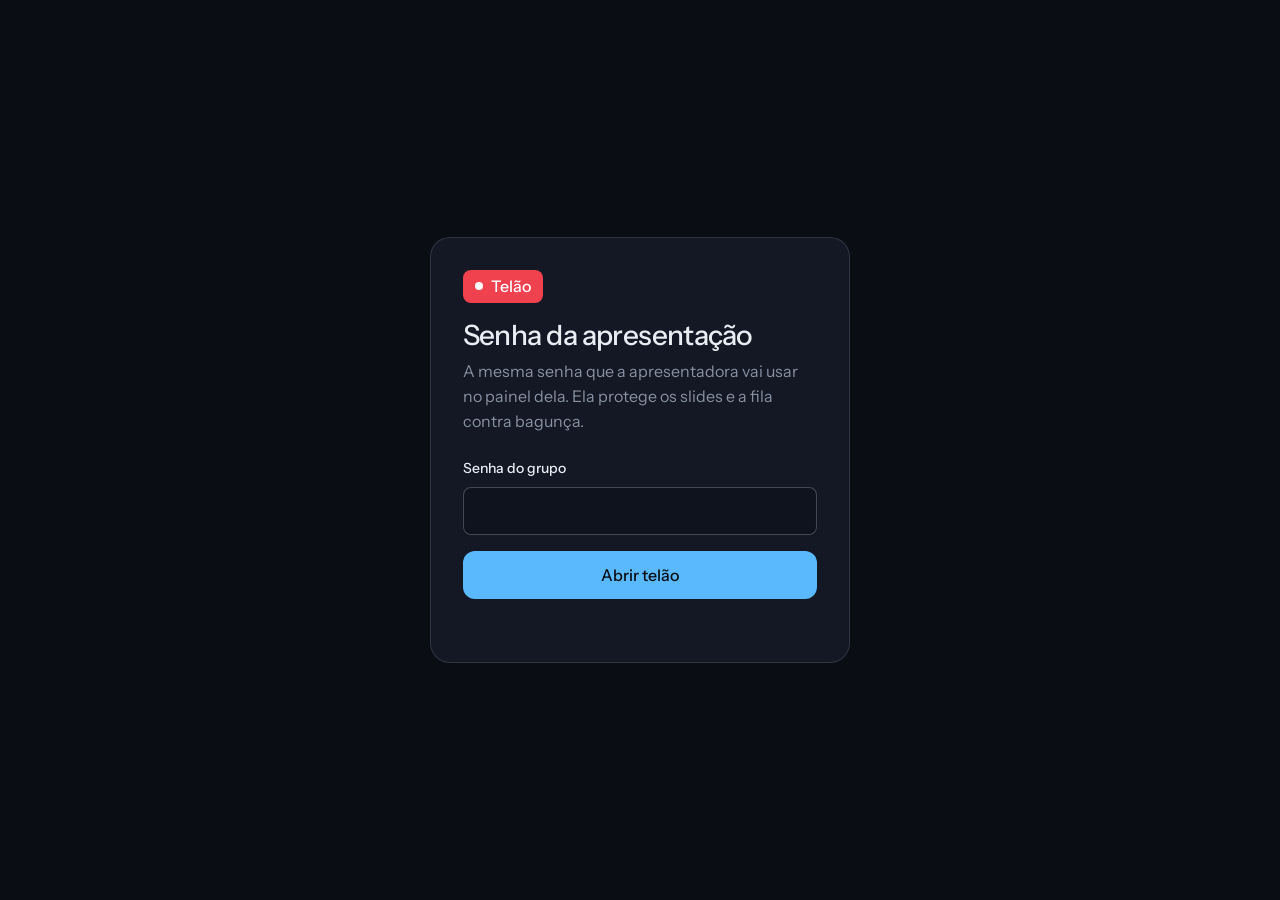
<file: telao.html>
<!DOCTYPE html>
<html lang="pt-BR">
<head>
<meta charset="utf-8">
<meta name="viewport" content="width=device-width, initial-scale=1">
<title>Telão · Debate Palestina</title>
<link rel="stylesheet" href="css/base.css">
<style>
  html, body { height: 100%; overflow: hidden; background: #000; }
  #wrap { position: fixed; inset: 0; overflow: hidden; }
  #stage { width: 1920px; height: 1080px; position: absolute; left: 50%; top: 50%; overflow: hidden; transform-origin: center center; transform: translate(-50%, -50%) scale(.5); background: var(--bg); }

  /* Cabeçalho */
  #top { position: absolute; left: 0; right: 0; top: 0; height: 96px; display: flex; align-items: center; gap: 24px; padding: 0 72px; border-bottom: 1px solid var(--line); background: var(--bg); }
  #top .live-badge { font-size: 24px; }
  #top .show { font-family: var(--head); font-weight: 500; font-size: 28px; letter-spacing: -.01em; }
  #top .show span { color: var(--muted); font-weight: 400; }
  #top .sp { flex: 1; }
  #top .pill { display: flex; align-items: center; gap: 12px; background: var(--panel); border: 1px solid var(--line); height: 56px; padding: 0 20px; border-radius: var(--r-md); font-size: 24px; font-weight: 500; }
  #top .pill .num { font-size: 26px; }

  /* Área do slide */
  #slide { position: absolute; left: 0; top: 96px; width: 1920px; bottom: 64px; padding: 64px 72px 40px 72px; display: flex; flex-direction: column; }
  #slide .kicker, #qrover .kicker { font-family: var(--head); color: var(--action); font-weight: 500; font-size: 28px; letter-spacing: -.005em; }
  #slide h1 { font-size: 84px; line-height: 1.04; margin: 16px 0 40px; letter-spacing: var(--display-tracking); max-width: 1640px; }
  #slide .who { position: absolute; right: 72px; top: 68px; color: var(--muted); font-size: 24px; font-weight: 400; }
  #slide .body { font-size: 30px; line-height: 1.45; flex: 1; min-height: 0; }
  .lead { font-size: 38px; color: var(--text); line-height: 1.4; margin: 0 0 24px; max-width: 1560px; }
  .rule { margin-top: 32px; font-size: 32px; padding: 20px 28px; border-left: 4px solid var(--action); background: var(--panel); border-radius: 0 var(--r-md) var(--r-md) 0; line-height: 1.4; }
  .note { margin-top: 24px; font-size: 26px; color: var(--muted); line-height: 1.45; max-width: 1560px; }
  .src { color: var(--muted); font-size: 24px; margin: 12px 0 32px; }

  .cards { display: grid; gap: 24px; }
  .cards.c2 { grid-template-columns: repeat(2, 1fr); }
  .cards.c3 { grid-template-columns: repeat(3, 1fr); }
  .cards.c4 { grid-template-columns: repeat(4, 1fr); }
  .cards.c5 { grid-template-columns: repeat(5, 1fr); }
  .card { background: var(--panel); border: 1px solid var(--line); border-radius: var(--r-lg); padding: 32px; }
  .card h3 { margin: 8px 0 12px; font-size: 32px; line-height: 1.15; }
  .card p { margin: 0; color: var(--text); opacity: .86; font-size: 26px; line-height: 1.45; }
  .card .big { font-family: var(--font-mono); font-size: 28px; color: var(--action); }
  .card.stat .num { font-family: var(--head); font-weight: 500; font-size: 68px; white-space: nowrap; letter-spacing: -.03em; color: var(--text); line-height: 1; font-variant-numeric: tabular-nums; }
  .card.stat.red .num { color: var(--text); }
  .cards.small .card { padding: 20px; }
  .cards.small .card b { font-family: var(--font-mono); font-weight: 500; font-size: 32px; color: var(--action); display: block; margin-bottom: 8px; }
  .cards.small .card p { font-size: 25px; }

  blockquote { margin: 0; font-size: 42px; line-height: 1.3; font-family: var(--head); font-weight: 500; letter-spacing: -.015em; padding-left: 32px; border-left: 4px solid var(--action); max-width: 1600px; }

  .timeline { list-style: none; padding: 0; margin: 0; display: grid; }
  .timeline li { display: grid; grid-template-columns: 180px 1fr; gap: 32px; align-items: baseline; padding: 16px 0; border-bottom: 1px solid var(--line); }
  .timeline li:first-child { border-top: 1px solid var(--line); }
  .timeline b { font-family: var(--font-mono); font-weight: 500; font-size: 32px; color: var(--action); }
  .timeline span { font-size: 30px; color: var(--text); }

  .points { margin: 0; padding: 0; list-style: none; display: grid; gap: 16px; }
  .points li { font-size: 30px; padding: 20px 28px; background: var(--panel); border: 1px solid var(--line); border-radius: var(--r-md); line-height: 1.4; }
  .points li b { font-weight: 600; }

  .sources { margin-top: 32px; font-size: 22px; color: var(--muted); line-height: 1.55; max-width: 1640px; }

  /* Capa */
  .layout-cover h1 { font-size: 120px !important; max-width: 1140px; letter-spacing: -.036em !important; line-height: 1 !important; }
  .cover-qr { position: absolute; right: 72px; top: 64px; width: 480px; background: #fff; border-radius: var(--r-lg); padding: 24px; text-align: center; color: #0a0d14; }
  .cover-qr svg { width: 100%; height: auto; display: block; }
  .cover-qr b { display: block; font-size: 24px; font-weight: 500; margin-top: 12px; word-break: break-all; }
  .layout-cover .lead { max-width: 1000px; }
  #slide.layout-cover .who { display: none; }

  /* Votação: a resposta que lidera ganha o azul, as outras ficam neutras */
  .poll { margin-top: 8px; }
  .poll .status { font-size: 28px; color: var(--muted); margin-bottom: 20px; display: flex; gap: 16px; align-items: center; }
  .poll .status .live-badge { font-size: 22px; }
  .bar { position: relative; height: 80px; background: var(--panel); border-radius: var(--r-md); margin-bottom: 12px; overflow: hidden; border: 1px solid var(--line); }
  .bar .fill { position: absolute; inset: 0 auto 0 0; width: 0; background: rgba(233,237,243,.12); transition: width 800ms var(--ease); }
  .bar.top .fill { background: rgba(90,185,252,.42); }
  .bar.top { border-color: rgba(90,185,252,.6); }
  .bar .lbl { position: absolute; left: 28px; top: 0; bottom: 0; display: flex; align-items: center; font-size: 32px; font-weight: 500; z-index: 1; }
  .bar .pct { position: absolute; right: 28px; top: 0; bottom: 0; display: flex; align-items: center; font-size: 32px; font-weight: 500; font-family: var(--font-mono); z-index: 1; }
  .bar.hidden .pct { color: var(--muted); }
  .compare { display: grid; grid-template-columns: 1fr 1fr; gap: 40px; }
  .compare h4 { margin: 0 0 12px; font-size: 26px; color: var(--muted); font-weight: 500; }
  .compare .bar { height: 72px; }
  .compare .bar .lbl, .compare .bar .pct { font-size: 26px; }

  .compare-note { margin: 0 0 24px; font-size: 34px; }
  .compare-note b { font-family: var(--font-mono); color: var(--action); font-weight: 500; }
  /* Sorteio por cima do slide */
  #drawover { position: absolute; left: 0; right: 0; top: 96px; bottom: 64px; z-index: 3; background: var(--bg); display: none; flex-direction: column; justify-content: center; padding: 32px 72px; }
  #drawover.on { display: flex; animation: s-fade 420ms var(--ease-enter); }
  #drawover h1 { font-size: 84px; line-height: 1.04; margin: 16px 0 48px; letter-spacing: var(--display-tracking); }
  .picks { display: grid; grid-template-columns: repeat(auto-fit, minmax(0, 1fr)); gap: 32px; }
  .pickcard { background: var(--panel); border: 1px solid var(--line-strong); border-radius: var(--r-lg); padding: 40px 44px; min-width: 0; }
  .pickcard .side { font-size: 30px; color: var(--muted); margin-bottom: 16px; }
  .pickcard .nm { font-family: var(--head); font-weight: 500; font-size: 96px; line-height: 1.05; letter-spacing: -.02em; overflow-wrap: anywhere; }
  .pickcard.done { border-color: var(--action); }
  .pickcard.done .nm { color: var(--action); }
  .pickcard .nm.none { font-size: 40px; color: var(--muted); }
  .podium { display: flex; gap: 12px; flex-wrap: wrap; margin-top: 32px; }
  .podium div { background: var(--panel); border: 1px solid var(--line); border-radius: var(--r-md); padding: 14px 22px; font-size: 26px; font-weight: 500; }
  .podium div em { font-style: normal; font-family: var(--font-mono); color: var(--action); margin-right: 10px; }


  /* Reações flutuando */
  #floats { position: absolute; right: 24px; bottom: 64px; width: 560px; height: 460px; pointer-events: none; overflow: hidden; }
  .flt { position: absolute; bottom: -90px; display: flex; align-items: center; gap: 12px; background: var(--panel2); border: 1px solid var(--line-strong); border-radius: 999px; padding: 8px 22px 8px 12px; white-space: nowrap; box-shadow: 0 12px 32px rgba(0,0,0,.4); animation: rise 5.2s var(--ease) forwards; }
  .flt .e { font-size: 44px; line-height: 1; }
  .flt .n { font-size: 24px; font-weight: 500; }
  @keyframes rise {
    0% { transform: translateY(0); opacity: 0; }
    12% { transform: translateY(-60px); opacity: 1; }
    80% { opacity: 1; }
    100% { transform: translateY(-420px); opacity: 0; }
  }

  /* Tarja de quem está falando */
  #lower { position: absolute; left: 72px; bottom: 96px; display: none; align-items: stretch; box-shadow: 0 18px 40px rgba(0,0,0,.5); border-radius: var(--r-md); animation: slidein 520ms var(--ease-enter); }
  #lower.on { display: flex; }
  #lower .tag { background: var(--live); color: #fff; font-family: var(--head); font-weight: 500; font-size: 24px; padding: 0 24px; display: flex; align-items: center; border-radius: var(--r-md) 0 0 var(--r-md); }
  #lower .name { background: var(--text); color: var(--bg); font-family: var(--head); font-weight: 500; font-size: 48px; letter-spacing: -.02em; padding: 14px 32px; }
  #lower .time { background: var(--panel2); color: var(--text); font-family: var(--font-mono); font-weight: 500; font-size: 40px; padding: 10px 28px; border-radius: 0 var(--r-md) var(--r-md) 0; display: flex; align-items: center; min-width: 150px; justify-content: center; }
  #lower .time.low { color: var(--live); }
  @keyframes slidein { from { transform: translateY(12px); opacity: 0; } }

  /* Faixa de rodapé */
  #ticker { position: absolute; left: 0; right: 0; bottom: 0; height: 64px; background: var(--bg2); border-top: 1px solid var(--line); display: flex; align-items: center; overflow: hidden; }
  #ticker .lab { background: var(--panel2); color: var(--text); font-family: var(--head); font-weight: 500; height: 100%; display: flex; align-items: center; padding: 0 24px 0 72px; font-size: 22px; flex: none; z-index: 1; border-right: 1px solid var(--line); }
  #ticker .run { white-space: nowrap; font-size: 24px; color: var(--text); padding-left: 28px; }
  #ticker .run span { margin-right: 36px; }

  #hint { position: absolute; left: 50%; top: 50%; transform: translate(-50%,-50%); background: var(--panel2); border: 1px solid var(--line-strong); padding: 28px 36px; border-radius: var(--r-lg); font-size: 26px; display: none; z-index: 9; text-align: center; }

  /* Entrada de cada slide: o título sobe e o resto aparece logo depois (uma vez por slide) */
  #slide.enter .kicker, #slide.enter h1 { animation: s-rise 700ms var(--ease-enter) both; }
  #slide.enter .body, #slide.enter .cover-qr, #slide.enter .qrtext > :not(h1):not(.kicker) { animation: s-fade 520ms var(--ease-enter) 260ms both; }
  #slide.enter .bigqr { animation: s-settle 900ms var(--ease-enter) both; }
  @keyframes s-rise { from { transform: translateY(28px); opacity: 0; } }
  @keyframes s-fade { from { transform: translateY(12px); opacity: 0; } }
  @keyframes s-settle { from { transform: scale(.98); } }

  /* QR grande chamado pela apresentadora, por cima do slide */
  #qrover { position: absolute; left: 0; right: 0; top: 96px; bottom: 64px; z-index: 3; background: var(--bg); display: none; flex-direction: row; align-items: center; gap: 80px; padding: 32px 72px; }
  #qrover.on { display: flex; animation: s-fade 420ms var(--ease-enter); }

  /* Slide só do QR Code */
  #slide.layout-qr { width: 1920px; flex-direction: row; align-items: center; gap: 80px; padding: 32px 72px; }
  .bigqr { width: 820px; height: 820px; flex: none; background: #fff; border-radius: var(--r-lg); padding: 28px; }
  .bigqr svg { width: 100%; height: 100%; display: block; }
  .qrtext h1 { font-size: 104px !important; margin: 16px 0 28px !important; letter-spacing: -.036em !important; line-height: 1 !important; }
  .qrtext .lead { font-size: 38px; }
  .qrurl { margin-top: 32px; font-size: 30px; font-weight: 500; font-family: var(--font-mono); color: var(--action); word-break: break-all; }
  .qrcount { margin-top: 48px; font-size: 36px; color: var(--muted); }
  .qrcount b { font-family: var(--head); font-weight: 500; font-size: 120px; letter-spacing: -.04em; color: var(--text); display: block; line-height: 1; font-variant-numeric: tabular-nums; }


  /* ===== Celular em pé / tela estreita ===== */
  html.fluid, html.fluid body { height: auto; overflow: auto; background: var(--bg); }
  html.fluid #wrap { position: static; overflow: visible; }
  html.fluid #stage { position: static; width: 100%; height: auto; min-height: 100dvh; transform: none !important; overflow: visible; padding-bottom: 72px; }
  html.fluid #top { position: sticky; top: 0; z-index: 5; height: auto; min-height: 56px; padding: 10px 16px; gap: 10px; flex-wrap: wrap; }
  html.fluid #top .live-badge { font-size: 14px; }
  html.fluid #top .show { font-size: 16px; flex: 1 1 140px; line-height: 1.25; }
  html.fluid #top .sp { display: none; }
  html.fluid #top .pill { height: 36px; padding: 0 12px; font-size: 14px; gap: 8px; }
  html.fluid #top .pill .num { font-size: 15px; }
  html.fluid #slide { position: static; width: auto; padding: 24px 16px 16px; display: block; }
  html.fluid #slide .kicker { font-size: 16px; }
  html.fluid #slide h1 { font-size: clamp(30px, 8.4vw, 44px); margin: 8px 0 20px; line-height: 1.08; }
  html.fluid #slide .who { position: static; font-size: 14px; margin-top: 4px; }
  html.fluid #slide .body { font-size: 17px; }
  html.fluid .lead { font-size: 19px; }
  html.fluid .rule { font-size: 17px; padding: 14px 16px; margin-top: 20px; }
  html.fluid .note, html.fluid .src { font-size: 15px; }
  html.fluid .cards.c2, html.fluid .cards.c3, html.fluid .cards.c4 { grid-template-columns: 1fr 1fr; gap: 10px; }
  html.fluid .cards.c3 > :last-child:nth-child(odd) { grid-column: 1 / -1; }
  html.fluid .cards.c5 { grid-template-columns: 1fr 1fr; gap: 8px; }
  html.fluid .cards.c5 > :last-child { grid-column: 1 / -1; }
  html.fluid .card { padding: 16px; border-radius: var(--r-md); }
  html.fluid .card h3 { font-size: 18px; margin: 4px 0 6px; }
  html.fluid .card p { font-size: 15px; }
  html.fluid .card .big { font-size: 18px; }
  html.fluid .card.stat .num { font-size: 30px; white-space: normal; }
  html.fluid .cards.small .card b { font-size: 20px; }
  html.fluid .cards.small .card p { font-size: 14px; }
  html.fluid blockquote { font-size: 21px; padding-left: 16px; border-left-width: 3px; }
  html.fluid .timeline li { grid-template-columns: 64px 1fr; gap: 12px; padding: 10px 0; }
  html.fluid .timeline b { font-size: 17px; }
  html.fluid .timeline span { font-size: 16px; }
  html.fluid .points { gap: 10px; }
  html.fluid .points li { font-size: 16px; padding: 12px 14px; }
  html.fluid .sources { font-size: 13px; }
  html.fluid .layout-cover h1 { font-size: clamp(40px, 11vw, 56px) !important; }
  html.fluid .cover-qr { position: static; width: min(300px, 80%); margin: 24px auto 0; padding: 14px; }
  html.fluid .cover-qr b { font-size: 14px; }
  html.fluid .poll .status { font-size: 15px; margin-bottom: 12px; flex-wrap: wrap; gap: 8px; }
  html.fluid .poll .status .live-badge { font-size: 13px; }
  html.fluid .bar { height: 52px; margin-bottom: 8px; border-radius: var(--r-sm); }
  html.fluid .bar .lbl { left: 14px; font-size: 16px; right: 64px; }
  html.fluid .bar .pct { right: 14px; font-size: 16px; }
  html.fluid .compare { grid-template-columns: 1fr; gap: 16px; }
  html.fluid .podium div { font-size: 15px; padding: 8px 12px; }
  html.fluid #floats { position: fixed; right: 0; left: 0; bottom: 64px; width: auto; height: 50vh; z-index: 4; }
  html.fluid .flt { padding: 4px 12px 4px 6px; gap: 6px; }
  html.fluid .flt .e { font-size: 24px; }
  html.fluid .flt .n { font-size: 14px; }
  html.fluid #lower { position: fixed; left: 12px; right: 12px; bottom: 76px; z-index: 6; }
  html.fluid #lower .tag { font-size: 13px; padding: 0 12px; }
  html.fluid #lower .name { font-size: 22px; padding: 10px 14px; flex: 1; min-width: 0; overflow: hidden; text-overflow: ellipsis; white-space: nowrap; }
  html.fluid #lower .time { font-size: 20px; min-width: 72px; padding: 8px 12px; }
  html.fluid #ticker { position: fixed; height: 56px; z-index: 6; }
  html.fluid #ticker .lab { padding: 0 14px; font-size: 14px; }
  html.fluid #ticker .run { font-size: 15px; padding-left: 14px; }
  html.fluid #hint { position: fixed; font-size: 16px; padding: 18px; width: calc(100% - 32px); }
  html.fluid #slide.layout-qr { display: flex; flex-direction: column; align-items: stretch; gap: 20px; padding: 24px 16px; width: auto; }
  html.fluid .bigqr { width: min(100%, 420px); height: auto; aspect-ratio: 1; margin: 0 auto; padding: 14px; }
  html.fluid .qrtext h1 { font-size: clamp(32px, 9vw, 48px) !important; margin: 8px 0 12px !important; }
  html.fluid .qrtext .lead { font-size: 17px; }
  html.fluid .qrurl { font-size: 15px; margin-top: 12px; }
  html.fluid .qrcount { font-size: 16px; margin-top: 16px; }
  html.fluid .qrcount b { font-size: 56px; }
  html.fluid #fsbtn { display: none; }
  html.fluid #drawover { position: fixed; top: 0; bottom: 0; z-index: 7; padding: 24px 16px; overflow: auto; justify-content: flex-start; }
  html.fluid #drawover h1 { font-size: 30px; margin: 8px 0 20px; }
  html.fluid .picks { grid-template-columns: 1fr; gap: 12px; }
  html.fluid .pickcard { padding: 18px 20px; }
  html.fluid .pickcard .side { font-size: 15px; margin-bottom: 6px; }
  html.fluid .pickcard .nm { font-size: 40px; }
  html.fluid .pickcard .nm.none { font-size: 18px; }
  html.fluid .compare-note { font-size: 18px; }
  html.fluid #qrover { position: fixed; top: 0; bottom: 0; z-index: 7; flex-direction: column; align-items: stretch; gap: 20px; padding: 24px 16px; overflow: auto; }
  /* celular deitado: pouca altura, então nada fixo além da tarja de quem fala */
  @media (max-height: 520px) {
    html.fluid #top { position: static; }
    html.fluid #ticker { display: none; }
    html.fluid #stage { padding-bottom: 16px; }
    html.fluid #floats { bottom: 0; height: 70vh; }
    html.fluid #lower { bottom: 12px; left: auto; right: 12px; max-width: 70%; }
  }
  @media (max-width: 360px) { html.fluid .cards.c2, html.fluid .cards.c3, html.fluid .cards.c4 { grid-template-columns: 1fr; } }
  #fsbtn { position: fixed; right: 16px; bottom: 16px; z-index: 50; background: var(--panel2); color: var(--text); height: 44px; padding: 0 16px; border-radius: var(--r-sm); font-size: 14px; opacity: .3; }
  #fsbtn:hover, #fsbtn:focus-visible { opacity: 1; }
</style>
</head>
<body>

<div class="gate" id="gate">
  <form id="gateForm" autocomplete="off">
    <span class="live-badge">Telão</span>
    <h1>Senha da apresentação</h1>
    <p>A mesma senha que a apresentadora vai usar no painel dela. Ela protege os slides e a fila contra bagunça.</p>
    <label for="pin">Senha do grupo</label>
    <input id="pin" type="password" inputmode="numeric" required>
    <button type="submit">Abrir telão</button>
    <div class="err" id="gateErr"></div>
  </form>
</div>

<div id="wrap">
  <div id="stage">
    <div id="top">
      <span class="live-badge">Ao vivo</span>
      <div class="show">Debate <span>· Genocídio na Palestina</span></div>
      <div class="sp"></div>
      <div class="pill"><span class="num" id="qn">0</span> na fila</div>
      <div class="pill"><span class="num" id="people">0</span> participando</div>
      <div class="pill" title="Conexão"><span class="dot" id="conn"></span></div>
    </div>

    <div id="slide"></div>

    <div id="qrover"></div>

    <div id="drawover"></div>

    <div id="floats"></div>

    <div id="lower"><div class="tag">Com a palavra</div><div class="name" id="lowerName"></div><div class="time num" id="lowerTime">1:00</div></div>

    <div id="ticker"><div class="lab">Reações</div><div class="run" id="tick">Escaneie o QR Code e participe do debate!</div></div>
    <div id="hint"></div>
  </div>
</div>
<button id="fsbtn" type="button">Tela cheia (F)</button>

<script src="js/mqtt.min.js"></script>
<script src="js/qrcode.js"></script>
<script src="js/core.js"></script>
<script src="js/slides.js"></script>
<script>
(async function () {
  const { T, esc, REACTIONS, REACT_MAP, studentURL, qrSVG, DEFAULT_STATE, store } = DP;

  /* ---- escala 1920x1080 para qualquer tela ---- */
  const stage = document.getElementById('stage');
  // Tela larga (PC, projetor, celular deitado): palco 1920x1080 escalado e centralizado.
  // Tela estreita ou em pé (celular): layout próprio que rola, sem encolher.
  function fit() {
    const fluid = innerWidth < 900 || innerHeight > innerWidth * 1.05;
    document.documentElement.classList.toggle('fluid', fluid);
    if (fluid) { stage.style.transform = ''; return; }
    const s = Math.min(innerWidth / 1920, innerHeight / 1080);
    stage.style.transform = `translate(-50%, -50%) scale(${s})`;
  }
  addEventListener('resize', fit); fit();
  document.getElementById('fsbtn').onclick = () => {
    const el = document.documentElement;
    (document.fullscreenElement ? document.exitFullscreen() : el.requestFullscreen && el.requestFullscreen()).catch?.(() => {});
  };

  /* ---- QR ---- */
  const url = studentURL();
  const shortUrl = url.replace(/^https?:\/\//, '').replace(/\/$/, '');
  const bigQR = (kicker) => `<div class="bigqr">${qrSVG(url)}</div>
        <div class="qrtext">
          <div class="kicker">${kicker}</div>
          <h1>Escaneie e participe!</h1>
          <p class="lead">Abra a câmera do celular, aponte pro QR Code e coloque só o seu nome.</p>
          <div class="qrurl">${esc(shortUrl)}</div>
          <div class="qrcount"><b class="qrPeople">${document.getElementById('people').textContent}</b> já entraram</div>
        </div>`;

  /* ---- senha ---- */
  const pin = await new Promise(resolve => {
    const saved = store.get('pin_telao');
    const gate = document.getElementById('gate');
    if (saved) { gate.remove(); return resolve(saved); }
    document.getElementById('gateForm').onsubmit = e => {
      e.preventDefault();
      const v = document.getElementById('pin').value.trim();
      if (v.length < 4) { document.getElementById('gateErr').textContent = 'A senha precisa ter pelo menos 4 dígitos.'; return; }
      store.set('pin_telao', v); gate.remove(); resolve(v);
    };
  });
  const signer = await DP.makeSigner(pin);
  const bus = DP.createBus('telao');

  let state = Object.assign({}, DEFAULT_STATE, store.get('telao_state', {}));
  let queue = { items: [] };
  let skew = null;
  let badSig = 0, goodSig = 0;

  bus.onStatus(n => { document.getElementById('conn').className = 'dot ' + (n ? 'on' : 'off'); });

  /* ---- estado assinado ---- */
  bus.on(T.state, async msg => {
    const s = await signer.unwrap(msg);
    if (!s) { badSig++; checkPin(); return; }
    goodSig++;
    // Mensagens retidas antigas chegam "atrasadas"; a menor diferença é a mais próxima do relógio real.
    const d = Date.now() - (msg._t || Date.now());
    if (d < skew || skew === null) skew = d;
    if (s.v <= state.v && state.v) return;
    const prevSlide = state.slide;
    state = Object.assign({}, DEFAULT_STATE, s);
    store.set('telao_state', state);
    renderSlide(prevSlide !== state.slide);
    renderQR(); renderDraw();
    renderLower();
    renderSide();
  });
  bus.on(T.queue, async msg => {
    const q = await signer.unwrap(msg);
    if (!q) return;
    queue = q;
    document.getElementById('qn').textContent = (q.items || []).length;
  });
  function checkPin() {
    if (badSig >= 2 && goodSig === 0) {
      const h = document.getElementById('hint');
      h.innerHTML = 'A senha deste telão parece diferente da senha da apresentadora.<br><small>Aperte <b>S</b> para digitar de novo.</small>';
      h.style.display = 'block';
    }
  }

  async function publishState() {
    state.v = Math.max(Date.now(), (state.v || 0) + 1);
    store.set('telao_state', state);
    bus.send(T.state, await signer.wrap(state), true);
  }

  /* ---- teclado (caso a apresentadora não esteja com o painel) ---- */
  addEventListener('keydown', e => {
    if (e.key === 'ArrowRight' || e.key === 'PageDown' || e.key === ' ') { go(1); e.preventDefault(); }
    else if (e.key === 'ArrowLeft' || e.key === 'PageUp') { go(-1); e.preventDefault(); }
    else if (e.key === 'f' || e.key === 'F') document.getElementById('fsbtn').click();
    else if (e.key === 'q' || e.key === 'Q') { state.qr = !state.qr; renderQR(); publishState(); }
    else if (e.key === 's' || e.key === 'S') { store.del('pin_telao'); location.reload(); }
  });
  function go(d) {
    const n = Math.max(0, Math.min(SLIDES.length - 1, state.slide + d));
    if (n === state.slide) return;
    state.slide = n; state.qr = false;
    renderSlide(true); renderQR(); renderDraw(); publishState();
  }

  /* ---- slides ---- */
  const slideEl = document.getElementById('slide');
  let lastSlideId = null;
  function renderSlide() {
    const sl = SLIDES[state.slide] || SLIDES[0];
    if (sl.id !== lastSlideId) { slideEl.classList.remove('enter'); void slideEl.offsetWidth; requestAnimationFrame(() => slideEl.classList.add('enter')); clearTimeout(renderSlide.t); renderSlide.t = setTimeout(() => slideEl.classList.remove('enter'), 1200); lastSlideId = sl.id; }
    slideEl.className = 'layout-' + sl.layout + (sl.side ? ' side-' + sl.side : '') + (slideEl.classList.contains('enter') ? ' enter' : '');
    if (sl.layout === 'qr') {
      slideEl.innerHTML = bigQR('Antes de começar');
      return;
    }
    let extra = '';
    if (sl.layout === 'cover') extra = `<div class="cover-qr">${qrSVG(url)}<b>${esc(shortUrl)}</b></div>`;
    slideEl.innerHTML = `
      <div class="kicker">${esc(sl.kicker || '')}</div>
      <div class="who">${sl.speaker ? 'Com ' + esc(sl.speaker) : ''}</div>
      <h1>${esc(sl.title)}</h1>
      <div class="body">${sl.body || ''}<div id="pollArea"></div><div id="teamArea"></div><div id="podArea"></div></div>
      ${extra}`;
    renderPoll(); renderTeams();
    if (sl.layout === 'end') { renderPodium(); renderScore(); }
  }

  function bars(p, hidden, opts) {
    const total = p.total || 0;
    return (p.options || []).map((o, i) => {
      const c = (p.counts || [])[i] || 0;
      const pct = total ? Math.round(c * 100 / total) : 0;
      const lead = !hidden && total && c === Math.max(...(p.counts || [0]));
      return `<div class="bar ${hidden ? 'hidden' : ''} ${lead ? 'top' : ''}"><div class="fill" style="width:${hidden ? 0 : pct}%"></div><div class="lbl">${esc(o)}</div><div class="pct">${hidden ? '?' : pct + '%'}</div></div>`;
    }).join('');
  }

  const votos = n => `${n || 0} voto${n === 1 ? '' : 's'}`;
  function renderPoll() {
    const area = document.getElementById('pollArea');
    if (!area) return;
    const sl = SLIDES[state.slide];
    const p = state.poll;
    if (!p || p.slideId !== sl.id) {
      area.innerHTML = sl.poll ? `<div class="poll"><div class="status">📊 A votação vai abrir em instantes…</div></div>` : '';
      return;
    }
    const status = p.open
      ? `<span class="live-badge">Votação aberta</span> ${votos(p.total)}. Vote no celular!`
      : (p.show ? `${votos(p.total)} · Pensa diferente? Peça a palavra no celular.` : `Votação encerrada · ${votos(p.total)}`);
    const hidden = !p.show;
    if (sl.final && state.compare && p.show) {
      area.innerHTML = `<div class="poll"><div class="status">${status}</div>
        <p class="compare-note"><b>${state.compare.changed || 0}</b> ${state.compare.changed === 1 ? 'pessoa mudou' : 'pessoas mudaram'} de ideia desde o começo.</p>
        <div class="compare">
          <div><h4>No começo</h4>${bars(state.compare, false)}</div>
          <div><h4>Agora, depois do debate</h4>${bars(p, false)}</div>
        </div></div>`;
    } else {
      area.innerHTML = `<div class="poll"><div class="status">${status}</div>${bars(p, hidden)}</div>`;
    }
  }

  /* ---- QR grande por cima do slide (painel ou tecla Q) ---- */
  const qrover = document.getElementById('qrover');
  function renderQR() {
    const sl = SLIDES[state.slide] || SLIDES[0];
    const on = !!state.qr && sl.layout !== 'qr';
    if (on && !qrover.classList.contains('on')) qrover.innerHTML = bigQR('Ainda dá tempo de entrar');
    qrover.classList.toggle('on', on);
  }

  /* ---- sorteio (painel) ---- */
  const drawover = document.getElementById('drawover');
  let drawShown = null, drawSpin = null;
  function renderDraw() {
    const sl = SLIDES[state.slide] || SLIDES[0];
    const d = state.draw;
    const on = !!(d && d.show && d.slideId === sl.id);
    drawover.classList.toggle('on', on);
    if (!on) { drawShown = null; clearInterval(drawSpin); return; }
    if (drawShown === d.id) return;
    drawShown = d.id; clearInterval(drawSpin);
    drawover.innerHTML = `<div class="kicker">Sorteio</div><h1>Quem vai defender cada lado</h1>
      <div class="picks">${d.picks.map(p => `<div class="pickcard"><div class="side">${esc(p.label)}</div><div class="nm${p.uid ? '' : ' none'}">${p.uid ? '…' : 'Alguém da sala defende esse lado?'}</div></div>`).join('')}</div>`;
    const cards = [...drawover.querySelectorAll('.pickcard')];
    const reduce = matchMedia('(prefers-reduced-motion: reduce)').matches;
    const finish = () => { clearInterval(drawSpin); d.picks.forEach((p, i) => { if (p.uid) { cards[i].querySelector('.nm').textContent = p.name; cards[i].classList.add('done'); } }); };
    if (reduce) return finish();
    const t0 = Date.now();
    drawSpin = setInterval(() => {
      if (Date.now() - t0 > 2200) return finish();
      d.picks.forEach((p, i) => { if (p.uid && p.pool && p.pool.length) cards[i].querySelector('.nm').textContent = p.pool[Math.floor(Math.random() * p.pool.length)]; });
    }, 90);
  }

  /* ---- tarja do orador ---- */
  let lowerTimer = null;
  function renderLower() {
    const el = document.getElementById('lower');
    const sp = state.speaker;
    clearInterval(lowerTimer);
    if (!sp) { el.classList.remove('on'); return; }
    document.getElementById('lowerName').textContent = sp.name;
    el.classList.add('on');
    const t = document.getElementById('lowerTime');
    const tick = () => {
      if (!sp.ends) { t.textContent = '🎙️'; return; }
      const left = Math.max(0, Math.round((sp.ends - (Date.now() - (skew || 0))) / 1000));
      t.textContent = Math.floor(left / 60) + ':' + String(left % 60).padStart(2, '0');
      t.classList.toggle('low', left <= 10);
    };
    tick(); lowerTimer = setInterval(tick, 250);
  }

  function teamNames(k) { return ((state.teams || {})[k] || []); }
  function renderTeams() {
    const sl = SLIDES[state.slide];
    const pal = teamNames('pal'), isr = teamNames('isr');
    const list = arr => arr.length ? arr.map(esc).join(' · ') : '<span class="empty">esperando os nomes…</span>';
    document.querySelectorAll('.team.pal').forEach(el => { let m = el.querySelector('.members'); if (!m) { m = document.createElement('div'); m.className = 'members'; el.appendChild(m); } m.innerHTML = list(pal); });
    document.querySelectorAll('.team.isr').forEach(el => { let m = el.querySelector('.members'); if (!m) { m = document.createElement('div'); m.className = 'members'; el.appendChild(m); } m.innerHTML = list(isr); });
    const area = document.getElementById('teamArea');
    if (area) area.innerHTML = (sl.args && (pal.length || isr.length)) ? `<div class="teamline">
      <div class="tl pal"><small>🟢 Defendem a Palestina</small>${pal.map(esc).join(', ') || '—'}</div>
      <div class="x">${pal.length || '?'} x ${isr.length || '?'}</div>
      <div class="tl isr"><small>Defendem Israel 🔵</small>${isr.map(esc).join(', ') || '—'}</div></div>` : '';
  }

  function renderScore() {
    const sc = state.score;
    const any = sc && (sc.pal || sc.isr || sc.played);
    const f = document.getElementById('finalScore');
    if (f && sc && any) {
      const w = sc.pal > sc.isr ? 'pal' : sc.isr > sc.pal ? 'isr' : '';
      f.innerHTML = `<div class="bigscore"><div class="side pal ${w==='pal'?'win':''}">🟢 Lado da Palestina <b>${sc.pal||0}</b></div><div class="side isr ${w==='isr'?'win':''}">🔵 Lado de Israel <b>${sc.isr||0}</b></div></div>`;
    }
  }

  function renderSide() {
    renderScore(); renderTeams();
    document.getElementById('floats').style.display = state.reactions ? '' : 'none';
  }

  /* ---- reações ---- */
  const lastBy = new Map();
  const recent = [];        // {k, t}
  const tickerItems = [];
  const score = {};         // nome -> participações
  const floats = document.getElementById('floats');
  let lane = 0;

  bus.on(T.react, msg => {
    if (!state.reactions) return;
    if (!msg.uid || (state.banned || []).includes(msg.uid)) return;
    const r = REACT_MAP[msg.k]; if (!r) return;
    const name = String(msg.name || '').slice(0, 22);
    if (DP.nameProblem(name)) return;
    const now = Date.now();
    if (now - (lastBy.get(msg.uid) || 0) < 1200) return; // anti-spam
    lastBy.set(msg.uid, now);
    recent.push({ k: msg.k, t: now });
    score[name] = (score[name] || 0) + 1;
    spawn(r.e, name);
    tickerItems.unshift(`${esc(name)} ${r.e}`);
    tickerItems.length = Math.min(tickerItems.length, 14);
    document.getElementById('tick').innerHTML = tickerItems.map(s => `<span>${s}</span>`).join('');
  });
  bus.on(T.hand, msg => {
    if (msg.action === 'raise' && msg.name && !DP.nameProblem(msg.name)) score[msg.name] = (score[msg.name] || 0) + 3;
  });

  function spawn(e, name) {
    if (floats.childElementCount > 26) floats.firstElementChild.remove();
    const d = document.createElement('div');
    d.className = 'flt';
    lane = (lane + 1) % 5;
    d.style.right = (30 + lane * 120 + Math.random() * 40) + 'px';
    d.style.animationDuration = (4.6 + Math.random() * 1.4) + 's';
    d.innerHTML = `<span class="e">${e}</span><span class="n">${esc(name)}</span>`;
    floats.appendChild(d);
    d.addEventListener('animationend', () => d.remove());
  }


  function renderPodium() {
    const el = document.getElementById('podArea'); if (!el) return;
    const top = Object.entries(score).sort((a, b) => b[1] - a[1]).slice(0, 6);
    el.innerHTML = top.length ? `<div class="podium">${top.map(([n], i) => `<div><em>${['🥇','🥈','🥉','4º','5º','6º'][i]}</em>${esc(n)}</div>`).join('')}</div>` : '';
  }

  /* ---- quantas pessoas ---- */
  const people = new Map();
  bus.on(T.hello, msg => { if (msg.uid) people.set(msg.uid, Date.now()); });
  setInterval(() => {
    const cut = Date.now() - 75000;
    for (const [k, t] of people) if (t < cut) people.delete(k);
    document.getElementById('people').textContent = people.size;
    document.querySelectorAll('.qrPeople').forEach(el => { el.textContent = people.size; });
  }, 2000);

  renderSlide(); renderQR(); renderDraw(); renderLower(); renderSide();
})();
</script>
</body>
</html>
</file>
<file: css/base.css>
/* Sistema visual (tasteskill 2.5, sorteio: palette blue-black-cornflower, type instrument, radius soft).
   Fundo quase preto porque o projetor da sala lava cores claras; um único azul de ação, calmo e
   sem cor de "lado" no conflito. O vermelho é só sinal de transmissão ao vivo. */
/* Fontes embutidas (licença OFL, em fonts/): funcionam mesmo se a rede da escola bloquear o Google Fonts */
@font-face { font-family: "Instrument Sans"; font-style: normal; font-display: swap; font-weight: 400 700;
  src: url(../fonts/instrument-sans-latin-wght-normal.woff2) format("woff2-variations");
  unicode-range: U+0000-00FF,U+0131,U+0152-0153,U+02BB-02BC,U+02C6,U+02DA,U+02DC,U+0304,U+0308,U+0329,U+2000-206F,U+20AC,U+2122,U+2191,U+2193,U+2212,U+2215,U+FEFF,U+FFFD; }
@font-face { font-family: "Instrument Sans"; font-style: normal; font-display: swap; font-weight: 400 700;
  src: url(../fonts/instrument-sans-latin-ext-wght-normal.woff2) format("woff2-variations");
  unicode-range: U+0100-02BA,U+02BD-02C5,U+02C7-02CC,U+02CE-02D7,U+02DD-02FF,U+0304,U+0308,U+0329,U+1D00-1DBF,U+1E00-1E9F,U+1EF2-1EFF,U+2020,U+20A0-20AB,U+20AD-20C0,U+2113,U+2C60-2C7F,U+A720-A7FF; }
@font-face { font-family: "DM Mono"; font-style: normal; font-display: swap; font-weight: 400; src: url(../fonts/dm-mono-latin-400-normal.woff2) format("woff2"); }
@font-face { font-family: "DM Mono"; font-style: normal; font-display: swap; font-weight: 500; src: url(../fonts/dm-mono-latin-500-normal.woff2) format("woff2"); }

:root {
  /* paleta sorteada */
  --p-bg: #0a0d14; --p-surface: #131824; --p-ink: #e9edf3; --p-muted: #8891a1;
  --p-action: #5ab9fc; --p-action-ink: #0a0d14;

  /* nomes usados pelas telas */
  --bg: var(--p-bg);
  --bg2: #0f131d;
  --panel: var(--p-surface);
  --panel2: #1a2030;
  --line: rgba(233, 237, 243, .13);
  --line-strong: rgba(233, 237, 243, .24);
  --text: var(--p-ink);
  --muted: var(--p-muted);
  --action: var(--p-action);
  --action-ink: var(--p-action-ink);
  --accent: var(--p-action);
  --blue: var(--p-action);
  --live: #f0414f;          /* só o sinal "ao vivo" e o "com a palavra" */
  --green: #3cc98a;         /* só estado: conectado */
  --red: #ff6b76;           /* só erro */
  --neutral-fill: #2a3244;  /* barras que não lideram */

  --font-display: "Instrument Sans", system-ui, sans-serif;
  --font-text: "Instrument Sans", system-ui, sans-serif;
  --font-mono: "DM Mono", ui-monospace, "SFMono-Regular", Menlo, Consolas, monospace;
  --head: var(--font-display);
  --body: var(--font-text);
  --display-weight: 500;
  --display-tracking: -0.028em;

  --r-sm: 8px; --r-md: 12px; --r-lg: 20px; --r-btn: 12px;
  --radius: var(--r-lg);

  /* movimento (motion.md) */
  --ease: cubic-bezier(.2, .8, .2, 1);
  --ease-enter: cubic-bezier(.22, 1, .36, 1);
  --m-in: 150ms; --m-out: 120ms; --m-press: 90ms;
}

* { box-sizing: border-box; }
html, body { margin: 0; padding: 0; }
body {
  background: var(--bg); color: var(--text); font-family: var(--body);
  font-size: 16px; line-height: 1.5; -webkit-font-smoothing: antialiased;
}
h1, h2, h3 { font-family: var(--head); font-weight: var(--display-weight); letter-spacing: var(--display-tracking); }
button { font: inherit; cursor: pointer; border: 0; color: inherit; }
input { font: inherit; }
.num, .mono { font-family: var(--font-mono); font-variant-numeric: tabular-nums; letter-spacing: 0; }

/* foco: anel de 2px na cor de ação, sem animação */
:focus-visible { outline: 2px solid var(--action); outline-offset: 2px; }
button:focus:not(:focus-visible) { outline: none; }

/* camada de hover e clique (motion.md): sobe 1px, afunda ao clicar */
button, .btn, a.btn {
  transition: transform var(--m-out) var(--ease), background-color var(--m-out) var(--ease),
              border-color var(--m-out) var(--ease), color var(--m-out) var(--ease);
}
@media (hover: hover) and (pointer: fine) {
  button:not(:disabled):hover { transform: translateY(-1px); transition-duration: var(--m-in); }
}
button:not(:disabled):active { transform: translateY(1px) scale(.985); transition-duration: var(--m-press); }

/* sinal de transmissão: ponto parado, um anel cresce e some (2,4 s) */
.live-badge {
  display: inline-flex; align-items: center; gap: .5em;
  background: var(--live); color: #fff; font-family: var(--head); font-weight: 500;
  padding: .3em .75em; border-radius: var(--r-sm); letter-spacing: 0;
}
.live-badge::before {
  content: ''; width: .5em; height: .5em; border-radius: 50%; background: #fff; flex: none;
  box-shadow: 0 0 0 0 rgba(255, 255, 255, .7); animation: live-ring 2.4s linear infinite;
}
@keyframes live-ring {
  0% { box-shadow: 0 0 0 0 rgba(255, 255, 255, .6); }
  70%, 100% { box-shadow: 0 0 0 .5em rgba(255, 255, 255, 0); }
}

.dot { width: 10px; height: 10px; border-radius: 50%; background: #586074; display: inline-block; }
.dot.on { background: var(--green); }
.dot.off { background: var(--red); }

/* tela de senha */
.gate { position: fixed; inset: 0; z-index: 100; display: grid; place-items: center; background: var(--bg); padding: 24px; }
.gate form { background: var(--panel); border: 1px solid var(--line); border-radius: var(--r-lg); padding: 32px; width: min(420px, 100%); }
.gate h1 { margin: 16px 0 8px; font-size: 28px; line-height: 1.15; }
.gate p { color: var(--muted); margin: 0 0 24px; line-height: 1.55; }
.gate label { display: block; font-size: 14px; font-weight: 500; margin-bottom: 8px; }
.gate input { width: 100%; height: 48px; padding: 0 16px; border-radius: var(--r-sm); border: 1px solid var(--line-strong); background: var(--bg2); color: var(--text); font-size: 20px; letter-spacing: .2em; font-family: var(--font-mono); }
.gate input:focus { outline: none; border-color: var(--action); box-shadow: 0 0 0 3px rgba(90, 185, 252, .25); }
.gate button { margin-top: 16px; width: 100%; height: 48px; border-radius: var(--r-btn); background: var(--action); color: var(--action-ink); font-weight: 500; font-size: 16px; }
.gate .err { color: var(--red); min-height: 1.4em; margin-top: 12px; font-size: 14px; }

@media (prefers-reduced-motion: reduce) {
  *, *::before, *::after { animation-duration: .01ms !important; animation-iteration-count: 1 !important; transition-duration: .01ms !important; }
  button:not(:disabled):hover, button:not(:disabled):active { transform: none; }
}
</file>
